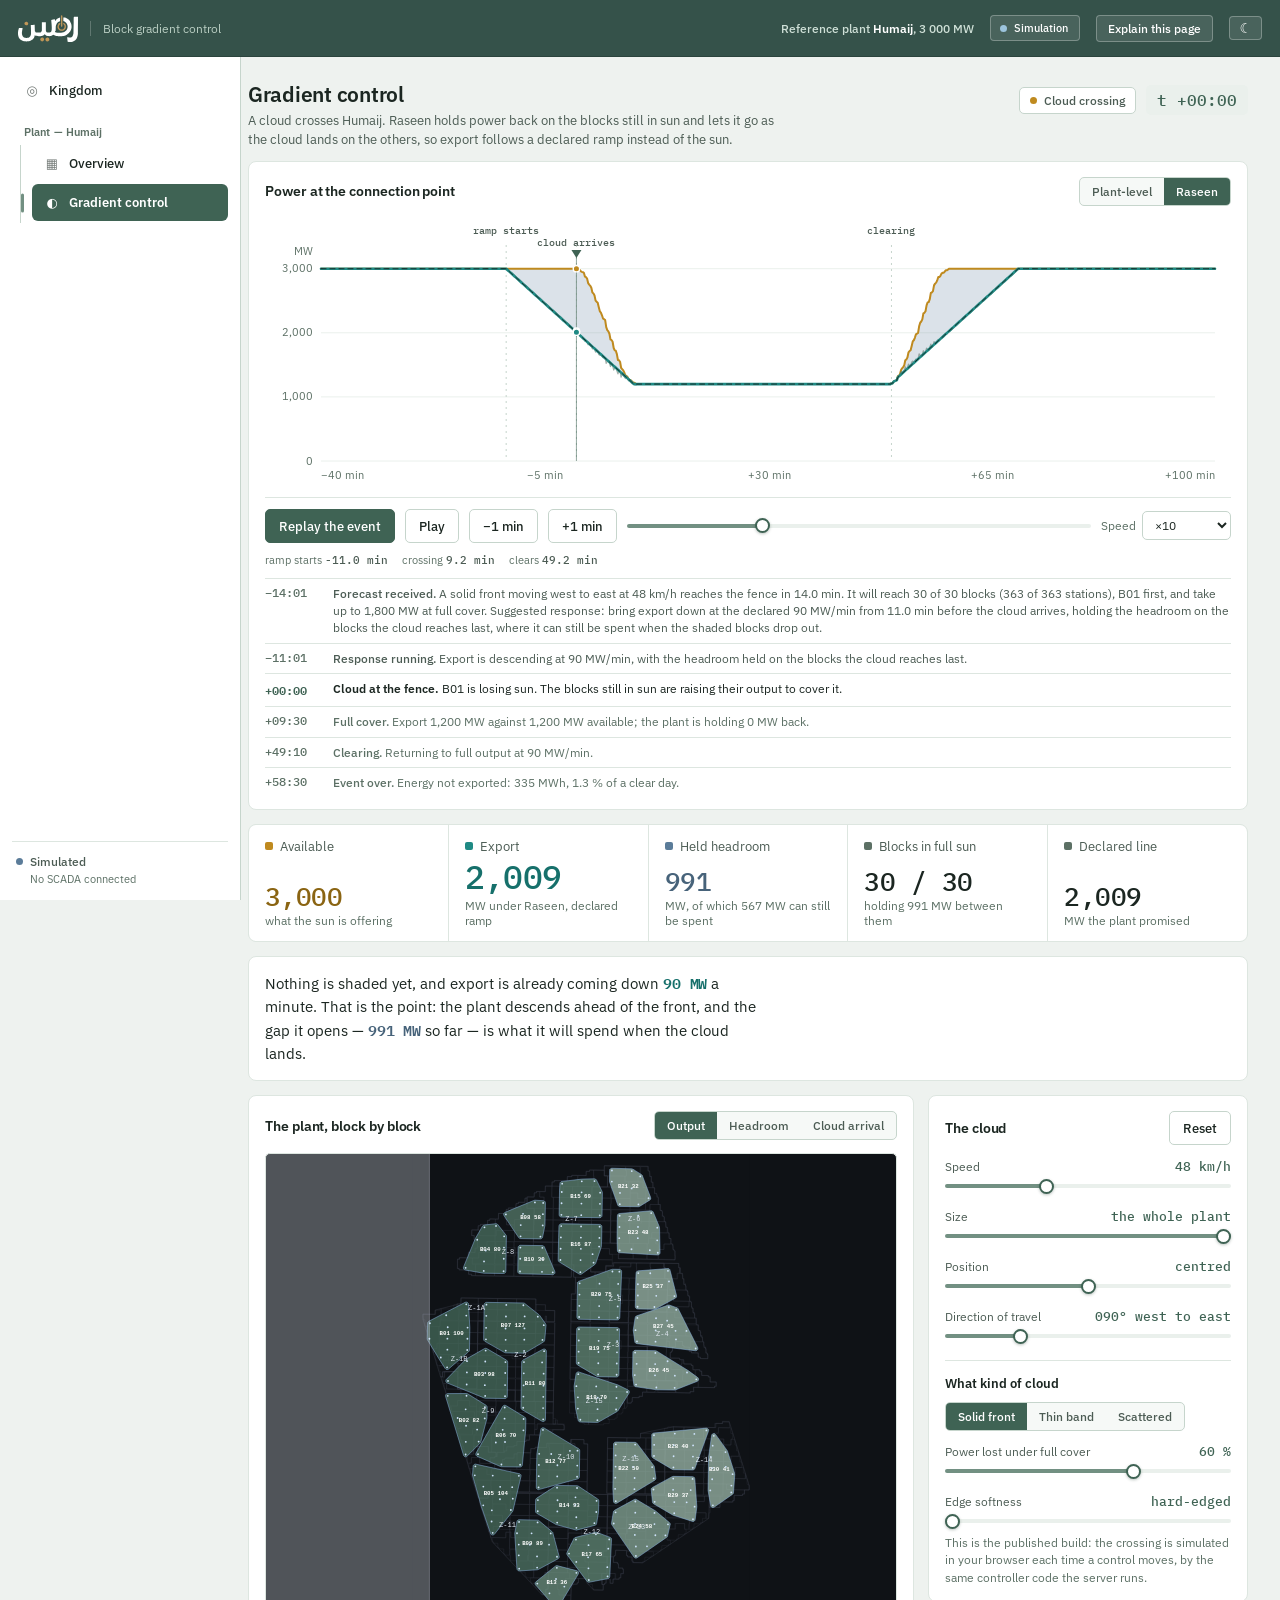
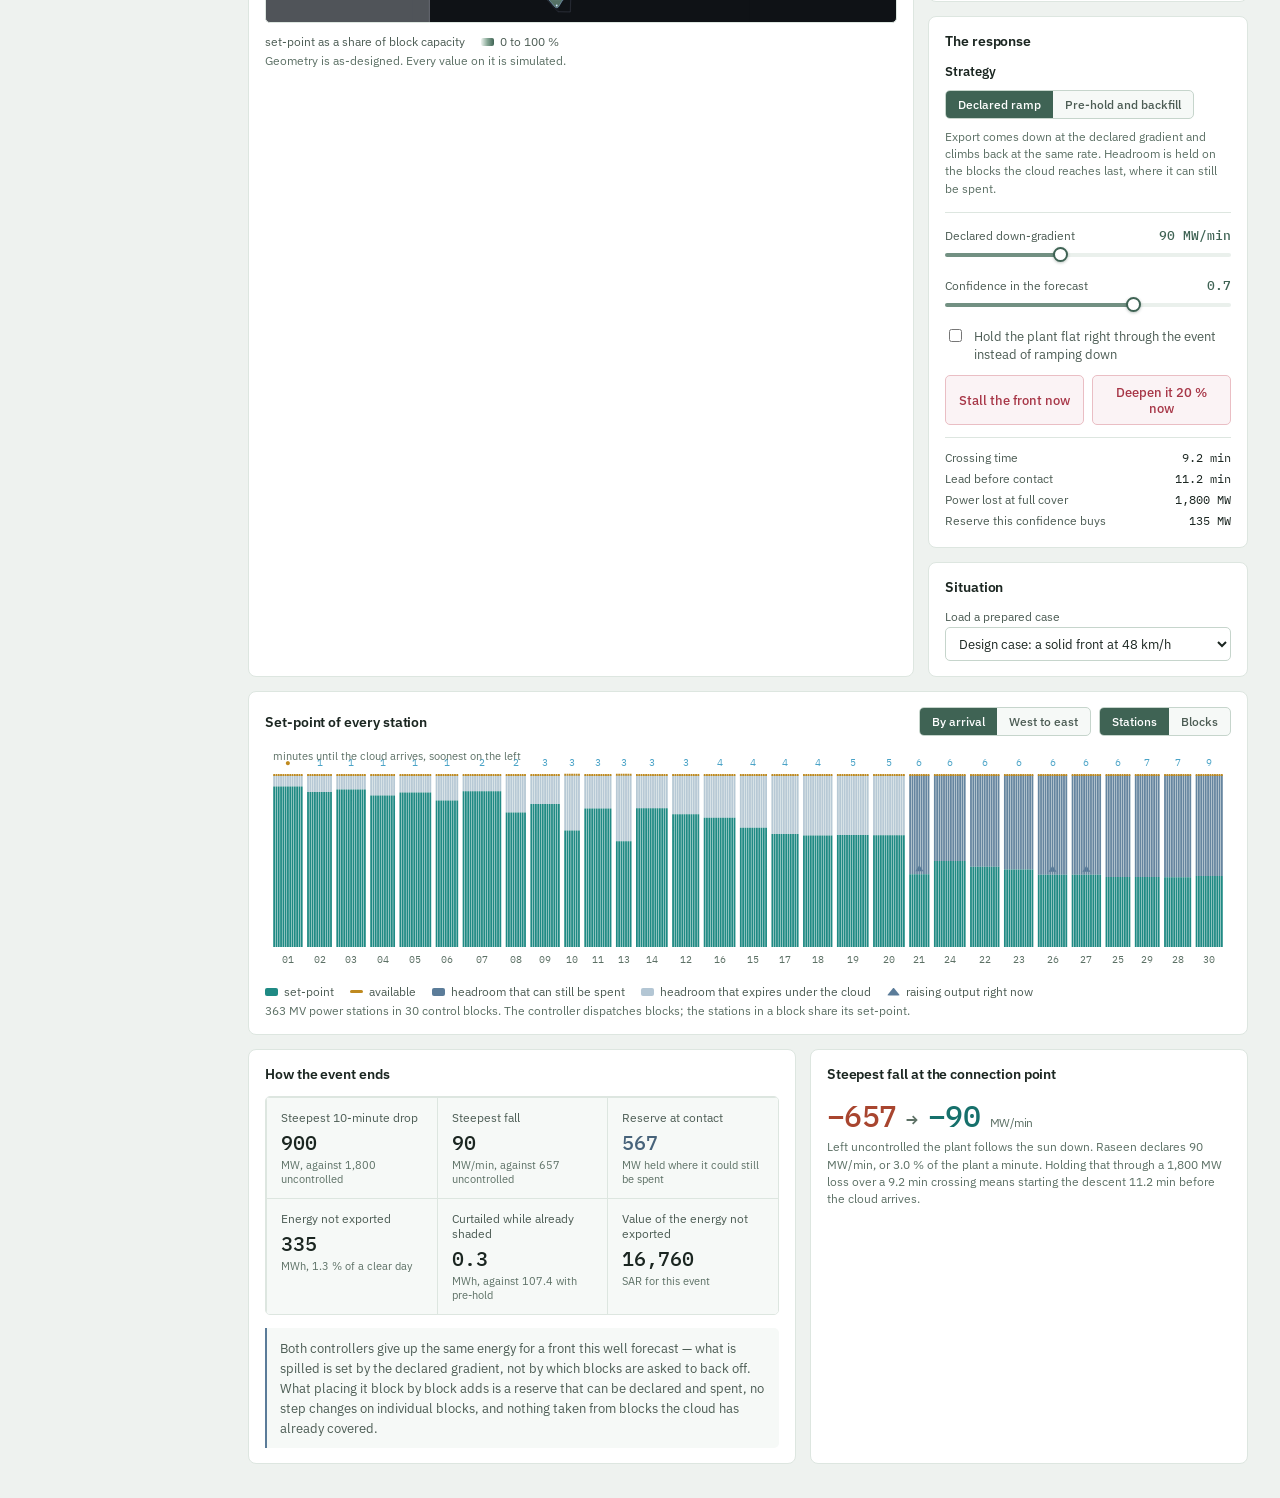
<file: docs/control.html>
<!doctype html>
<html lang="en">
<head>
<meta charset="utf-8">
<meta name="viewport" content="width=device-width, initial-scale=1">
<title>Raseen · Gradient control</title>
<link rel="preconnect" href="https://fonts.googleapis.com">
<link rel="preconnect" href="https://fonts.gstatic.com" crossorigin>
<link rel="stylesheet" href="https://fonts.googleapis.com/css2?family=IBM+Plex+Mono:wght@400;500;600&family=IBM+Plex+Sans+Arabic:wght@400;600&family=IBM+Plex+Sans:wght@400;500;600;700&display=swap">
<script src="rs/splash.js"></script>
<link rel="stylesheet" href="rs/shell.css">
<link rel="stylesheet" href="rs/tour.css">
<link rel="stylesheet" href="rs/vendor/maplibre-gl.css">
<link rel="stylesheet" href="rs/control.css">
<script src="rs/vendor/maplibre-gl.js"></script>
<script>window.RASEEN = { data: "data", static: true };</script>
</head>
<body class="rs-page">
<header class="rs-topbar">
  <div>
    <h1>Gradient control</h1>
    <p class="rs-sub">A cloud crosses Humaij. Raseen holds power back on the blocks still in
      sun and lets it go as the cloud lands on the others, so export follows a declared ramp
      instead of the sun.</p>
  </div>
  <div class="rs-right">
    <span class="rs-phase" id="rs-phase">—</span>
    <span class="rs-clock" id="rs-clock">t —</span>
  </div>
</header>
<div id="rs-banner" class="rs-banner" hidden></div>
<main id="rs-root" class="rs-body"><p class="rs-loading">Preparing the plant…</p></main>
<div id="rs-tooltip" class="rs-tooltip"></div>
<script src="rs/sidebar.js"></script>
<script src="rs/tour.js"></script>
<script type="module" src="rs/control.js"></script>
</body>
</html>
</file>
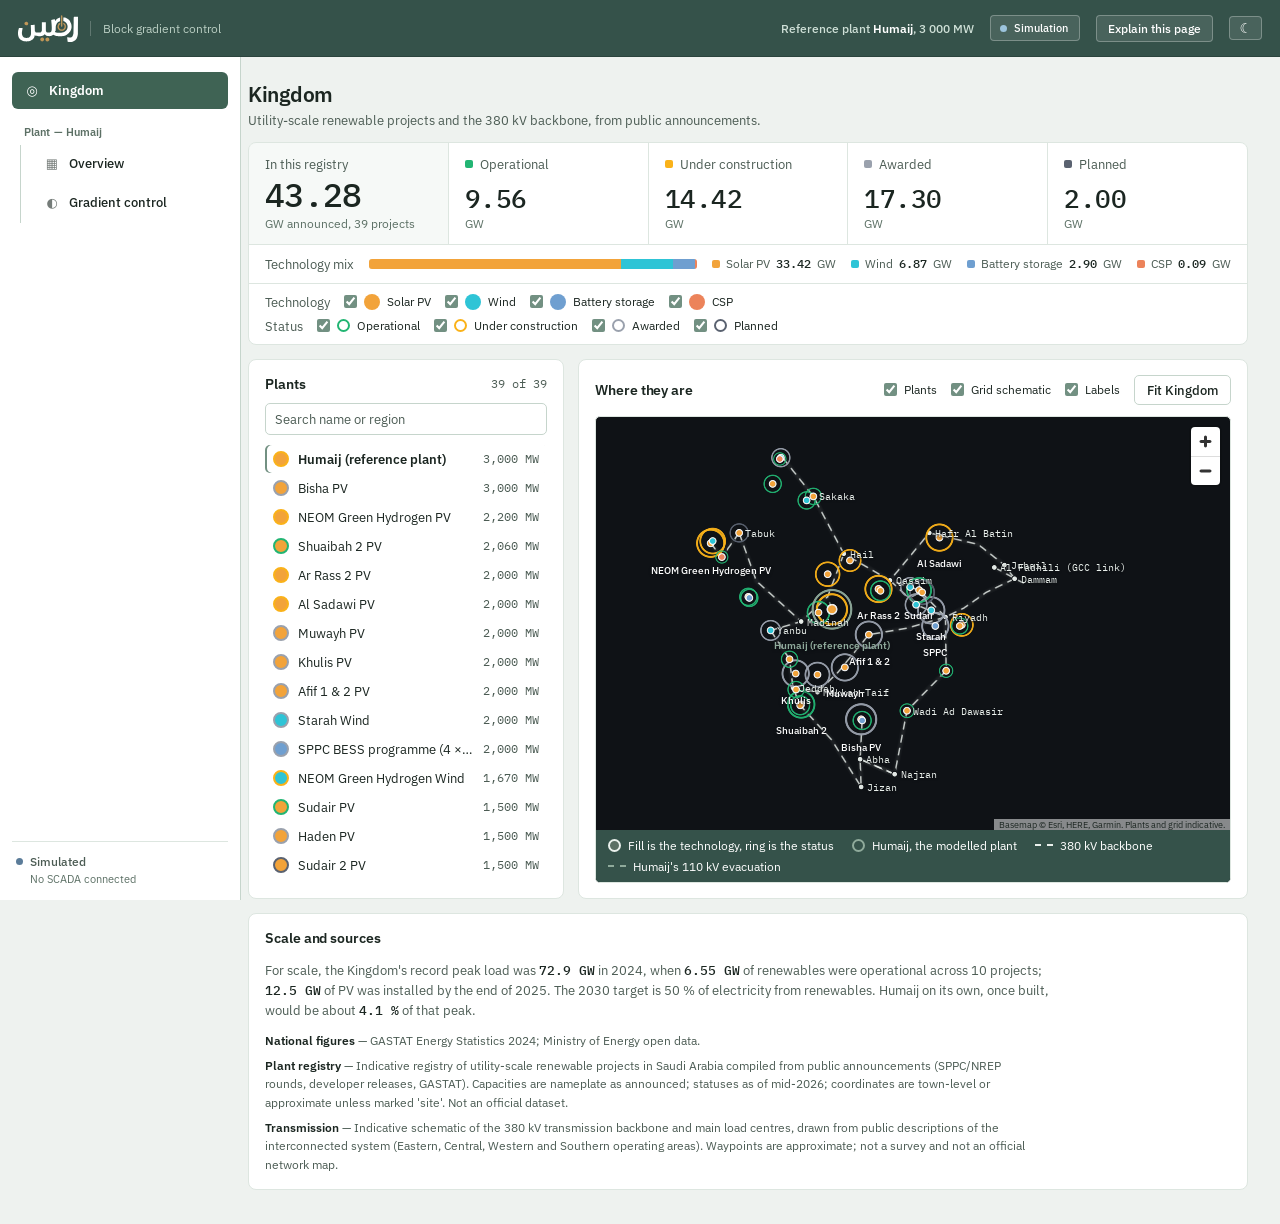
<file: docs/kingdom.html>
<!doctype html>
<html lang="en">
<head>
<meta charset="utf-8">
<meta name="viewport" content="width=device-width, initial-scale=1">
<title>Raseen · Kingdom</title>
<link rel="preconnect" href="https://fonts.googleapis.com">
<link rel="preconnect" href="https://fonts.gstatic.com" crossorigin>
<link rel="stylesheet" href="https://fonts.googleapis.com/css2?family=IBM+Plex+Mono:wght@400;500;600&family=IBM+Plex+Sans+Arabic:wght@400;600&family=IBM+Plex+Sans:wght@400;500;600;700&family=IBM+Plex+Sans+Condensed:wght@600;700&display=swap">
<script src="rs/splash.js"></script>
<link rel="stylesheet" href="rs/shell.css">
<link rel="stylesheet" href="rs/tour.css">
<link rel="stylesheet" href="rs/vendor/maplibre-gl.css">
<link rel="stylesheet" href="rs/kingdom.css">
<script src="rs/vendor/maplibre-gl.js"></script>
<script>window.RASEEN = { data: "data", static: true };</script>
</head>
<body class="rs-page">
<header class="rs-topbar">
  <div>
    <h1>Kingdom</h1>
    <p class="rs-sub">Utility-scale renewable projects and the 380 kV backbone, from public announcements.</p>
  </div>
</header>
<div id="rs-banner" class="rs-banner" hidden></div>
<main id="rs-root" class="rs-body"><p class="rs-loading">Loading the fleet…</p></main>
<div id="rs-tooltip" class="rs-tooltip"></div>
<script src="rs/sidebar.js"></script>
<script src="rs/tour.js"></script>
<script type="module" src="rs/kingdom.js"></script>
</body>
</html>
</file>
<file: docs/rs/shell.css>
/* Raseen shell — the chrome every page shares, and the token system every page reads.

   The room this is designed for is a grid control desk, so the page is built like an
   instrument rather than a document: sage is structure (rail, header, active state) and
   never carries a measurement; the data plane is a small fixed set of colours where each
   one means exactly one physical quantity, off-hue from the sage so a reading never gets
   confused with a border.

   Brand colour #729082 — a desaturated sea green (hsl 152 12% 51%), the sage of the
   wordmark. Its gold (#c09557) is the logo's own second colour and is the same gold the
   charts use for available power, so the palette and the mark share a source.

   Type is IBM Plex throughout: Sans for language, Mono for every number (tabular figures
   are the point), Sans Arabic for رَصين. One family, three cuts. */

:root {
  --rs-sidebar-w: 216px;
  --rs-banner-h: 56px;

  /* ── sage: structure only ─────────────────────────────────────────────── */
  --pb-green: #729082;           /* the brand colour */
  --pb-green-2: #8faa9b;
  --pb-deep: #3f6354;            /* KPI numbers, chart fills — 6.7:1 on white */
  --pb-header: #35524a;          /* the top bar: one flat, quiet field */
  --pb-header-2: #2b443d;
  --pb-rail: #ffffff;
  --pb-canvas: #eef2ef;          /* the desk the instruments sit on */
  --pb-card: #ffffff;
  --pb-border: #dde6e0;
  --pb-border-2: #c6d5cc;
  /* Sage set in type (the clock, a slider's value, the chart cursor). On the light desk it is
     --pb-deep itself; on the dark desk --pb-deep stays the active-state fill and this goes
     light, because #3f6354 as text on a dark card reads at 2:1. */
  --pb-deep-text: #3f6354;

  --rs-text: #1b2621;
  --rs-text-2: #4c5c54;
  /* Every one of these carries real information — units, notes, axis labels — so the floor
     is 4.5:1, and it has to hold on the darkest surface a label ever sits on (--rs-surface-3
     #eaf0ec, where this measures 4.59:1). Do not lighten it. */
  --rs-muted: #5c7065;

  /* aliases the components read */
  --rs-bg: var(--pb-canvas);
  --rs-surface: var(--pb-card);
  --rs-surface-2: #f6f9f7;
  --rs-surface-3: #eaf0ec;
  --rs-border: var(--pb-border);
  --rs-border-strong: var(--pb-border-2);
  --rs-accent: var(--pb-green);
  --rs-accent-2: var(--pb-deep);
  --rs-accent-soft: var(--pb-green-2);
  --rs-ink: #ffffff;

  /* ── the data plane: one colour, one quantity ─────────────────────────── */
  /* Sunshine — the power the plant could make. The logo's own gold. */
  --rs-amber: #bf8a1f;
  /* Export at the connection point under Raseen. Teal, saturated clear of the sage. */
  --rs-teal: #1f8a84;
  /* Held headroom. Named "violet" from an older palette; it is slate blue, kept off-hue
     from everything else so reserve reads as its own quantity and not as chrome. */
  --rs-violet: #5b7c99;
  --rs-violet-dim: #b3c6d4;
  --rs-cyan: #4aa3c7;
  --rs-rust: #c0553f;            /* uncontrolled: what the sun does unaided */
  --rs-sim: #5b7c99;
  --rs-good: #3a9d6b;
  --rs-warn: #c47f17;
  --rs-bad: #c23f52;

  /* Reading pairs. The data-plane colours above are tuned to read as marks: a 2px line, an
     8px key, a filled area. The same hue has to go darker to carry 4.5:1 as a number or a
     label on white, so every colour that also gets set in type has a second value. Never
     swap the two — the mark colour fails contrast as text, and the text colour reads muddy
     as a 2px line. Measured on white, on --pb-canvas and on --rs-surface-3. */
  --rs-amber-text: #8a6412;
  --rs-teal-text: #16706b;
  --rs-violet-text: #47637a;
  --rs-rust-text: #a8452f;
  --rs-good-text: #217a4d;
  --rs-bad-text: #8c2b3b;

  /* Two levels of elevation, not one shadow on everything: instruments sit flat on the
     desk (0), only things that float above it (tooltips, the splash) cast a shadow. */
  --rs-shadow: none;
  --rs-shadow-lg: 0 16px 40px rgba(24, 45, 36, 0.20);
  --rs-radius: 8px;
  --rs-radius-sm: 5px;

  --rs-mono: "IBM Plex Mono", ui-monospace, "Cascadia Mono", Menlo, Consolas, monospace;
  --rs-sans: "IBM Plex Sans", "Segoe UI", ui-sans-serif, system-ui, Roboto, sans-serif;
  --rs-arabic: "IBM Plex Sans Arabic", var(--rs-sans);
  --rs-display: var(--rs-sans);

  /* map/chart colour tokens (read by charts.js and the maps through colour.js) */
  --surface-3: #eaf0ec;
  --accent: #1f8a84;             /* the Raseen line / set-point fill */
  --amber: #bf8a1f;              /* available power */
  --violet: #5b7c99;             /* firm headroom (see --rs-violet above) */
  --violet-dim: #b3c6d4;
  --cyan: #4aa3c7;
  --rust: #c0553f;
  --muted: #5c7065;
  --cloud: #6f7c88;              /* the shadow itself, over the plant and over the bars */
  --map-ground: #0f1216;         /* the map's own field, under the satellite tiles */
  --amber-text: var(--rs-amber-text);
  --accent-text: var(--rs-teal-text);
  --violet-text: var(--rs-violet-text);
  --rust-text: var(--rs-rust-text);
  --ramp-0: #eef4f0;
  --ramp-1: #d3e2d9;
  --ramp-2: #aec7b9;
  --ramp-3: #86a795;
  --ramp-4: #5f8573;
  --ramp-5: #3f6354;
}

/* ── the dark desk ──────────────────────────────────────────────────────── */
/* The same instrument in a dark room. Every token above gets a second value: the surfaces
   go to a deep green-grey, the ink inverts, and the data plane is lifted a little because
   a 2px amber line that reads on white sinks into a dark card. The reading pairs turn the
   other way — lighter than their marks, not darker — for the same reason. The sage of the
   structure is unchanged; only the text set in it (--pb-deep-text) moves.

   The block is written twice, once for a stored choice and once for the system preference
   with nothing stored. CSS has no way to say it once, so the two must be kept identical. */
:root[data-theme="dark"] {
  color-scheme: dark;
  --pb-green: #729082;
  --pb-green-2: #8faa9b;
  --pb-deep: #3f6354;
  --pb-deep-text: #9fbfae;
  --pb-header: #1d2c27;
  --pb-header-2: #172420;
  --pb-rail: #161e1b;
  --pb-canvas: #121917;
  --pb-card: #1a2320;
  --pb-border: #2a3833;
  --pb-border-2: #3a4b45;

  --rs-text: #e6ede9;
  --rs-text-2: #b4c3ba;
  --rs-muted: #93a79c;
  --rs-surface-2: #1f2926;
  --rs-surface-3: #26322d;

  --rs-amber: #d9a53a;
  --rs-teal: #35b0a8;
  --rs-violet: #7f9fbd;
  --rs-violet-dim: #46596b;
  --rs-cyan: #62b8d9;
  --rs-rust: #d9735c;
  --rs-sim: #7f9fbd;
  --rs-good: #4fb583;
  --rs-warn: #d9952b;
  --rs-bad: #d9596b;
  --rs-amber-text: #e6b95a;
  --rs-teal-text: #57c9c1;
  --rs-violet-text: #a6bfd6;
  --rs-rust-text: #e79a86;
  --rs-good-text: #74cc9c;
  --rs-bad-text: #f0929f;
  --rs-shadow-lg: 0 16px 40px rgba(0, 0, 0, 0.55);

  --surface-3: #26322d;
  --accent: #35b0a8;
  --amber: #d9a53a;
  --violet: #7f9fbd;
  --violet-dim: #46596b;
  --cyan: #62b8d9;
  --rust: #d9735c;
  --muted: #93a79c;
  --cloud: #9aa6b2;
  --map-ground: #0f1216;
  --ramp-0: #1f2b26;
  --ramp-1: #2c3f36;
  --ramp-2: #3f5a4d;
  --ramp-3: #5a7a69;
  --ramp-4: #7c9d8b;
  --ramp-5: #9fbfae;
}
@media (prefers-color-scheme: dark) {
  :root:not([data-theme="light"]) {
    color-scheme: dark;
    --pb-green: #729082;
    --pb-green-2: #8faa9b;
    --pb-deep: #3f6354;
    --pb-deep-text: #9fbfae;
    --pb-header: #1d2c27;
    --pb-header-2: #172420;
    --pb-rail: #161e1b;
    --pb-canvas: #121917;
    --pb-card: #1a2320;
    --pb-border: #2a3833;
    --pb-border-2: #3a4b45;

    --rs-text: #e6ede9;
    --rs-text-2: #b4c3ba;
    --rs-muted: #93a79c;
    --rs-surface-2: #1f2926;
    --rs-surface-3: #26322d;

    --rs-amber: #d9a53a;
    --rs-teal: #35b0a8;
    --rs-violet: #7f9fbd;
    --rs-violet-dim: #46596b;
    --rs-cyan: #62b8d9;
    --rs-rust: #d9735c;
    --rs-sim: #7f9fbd;
    --rs-good: #4fb583;
    --rs-warn: #d9952b;
    --rs-bad: #d9596b;
    --rs-amber-text: #e6b95a;
    --rs-teal-text: #57c9c1;
    --rs-violet-text: #a6bfd6;
    --rs-rust-text: #e79a86;
    --rs-good-text: #74cc9c;
    --rs-bad-text: #f0929f;
    --rs-shadow-lg: 0 16px 40px rgba(0, 0, 0, 0.55);

    --surface-3: #26322d;
    --accent: #35b0a8;
    --amber: #d9a53a;
    --violet: #7f9fbd;
    --violet-dim: #46596b;
    --cyan: #62b8d9;
    --rust: #d9735c;
    --muted: #93a79c;
    --cloud: #9aa6b2;
    --map-ground: #0f1216;
    --ramp-0: #1f2b26;
    --ramp-1: #2c3f36;
    --ramp-2: #3f5a4d;
    --ramp-3: #5a7a69;
    --ramp-4: #7c9d8b;
    --ramp-5: #9fbfae;
  }
}

/* Anything given a display value in this stylesheet beats the browser's own
   [hidden] { display: none } — author origin wins — so hiding an element from script would
   silently do nothing. State it once, here, rather than remembering it per component. */
[hidden] { display: none !important; }

.rs-has-sidebar body { padding-left: var(--rs-sidebar-w); padding-top: var(--rs-banner-h); }
@media (max-width: 900px) { :root { --rs-sidebar-w: 60px; } }

/* ── opening ────────────────────────────────────────────────────────────── */
/* One orchestrated moment on every load: the mark eases in, holds, and clears out of the
   way over about two and a half seconds. Injected by splash.js from the document head so it
   is on screen before the page paints — it is a title card, not a loading spinner. */
#rs-splash {
  position: fixed; inset: 0; z-index: 9999;
  display: grid; place-items: center;
  background: var(--pb-canvas, #eef2ef);
  opacity: 1;
}
#rs-splash img { width: min(300px, 52vw); opacity: 0; transform: scale(0.965); }
#rs-splash.in img { opacity: 1; transform: none; transition: opacity 600ms ease-out, transform 900ms cubic-bezier(.2,.7,.3,1); }
#rs-splash.out { opacity: 0; transition: opacity 800ms ease-in; }
#rs-splash.out img { transform: scale(1.03); transition: transform 800ms ease-in; }
@media (prefers-reduced-motion: reduce) {
  #rs-splash img, #rs-splash.in img, #rs-splash.out, #rs-splash.out img { transition: none; }
  #rs-splash.in img { opacity: 1; transform: none; }
}

/* ── top bar ────────────────────────────────────────────────────────────── */
/* The mark is the only brand statement; the page says what it is, one level down. */
.rs-banner-bar {
  position: fixed; inset: 0 0 auto 0; height: var(--rs-banner-h); z-index: 1100;
  background: var(--pb-header);
  display: flex; align-items: center; gap: 16px; padding: 0 18px;
  border-bottom: 1px solid var(--pb-header-2);
}
.rs-banner-bar .bb-logo { display: flex; align-items: center; gap: 12px; text-decoration: none; color: #fff; }
.rs-banner-bar .bb-logo img { height: 27px; width: auto; display: block; }
.rs-banner-bar .bb-logo span { font: 400 11.5px var(--rs-sans); color: #b9cdc2; border-left: 1px solid rgba(255,255,255,0.22); padding-left: 12px; }
.rs-banner-bar .bb-spacer { flex: 1; }
.rs-banner-bar .bb-plant { font: 500 12px var(--rs-sans); color: #cfe0d7; }
.rs-banner-bar .bb-plant b { font-weight: 600; color: #fff; }
.rs-banner-bar .bb-chip {
  display: inline-flex; align-items: center; gap: 7px; padding: 5px 11px 5px 9px;
  border-radius: 4px; font: 500 11px var(--rs-sans); color: #fff;
  background: rgba(255,255,255,0.10); border: 1px solid rgba(255,255,255,0.28);
}
/* Steady, not pulsing: the page is a simulation replay, not a live feed, and a blinking dot
   claims a liveness it does not have. The one thing that moves on its own is the title card. */
.rs-banner-bar .bb-chip i { width: 7px; height: 7px; border-radius: 50%; background: #9cc4dd; }
.rs-banner-bar .bb-btn {
  font: 500 11.5px var(--rs-sans); color: #fff; cursor: pointer;
  padding: 5px 11px; border-radius: 4px;
  background: rgba(255,255,255,0.10); border: 1px solid rgba(255,255,255,0.28);
}
.rs-banner-bar .bb-btn:hover { background: rgba(255,255,255,0.18); }
.rs-banner-bar .bb-icon { font-size: 14px; line-height: 1; padding: 4px 9px; min-width: 32px; }
@media (max-width: 760px) { .rs-banner-bar .bb-logo span, .rs-banner-bar .bb-plant { display: none; } }

/* ── left rail ──────────────────────────────────────────────────────────── */
/* Two places to be — the Kingdom, and the plant — and the plant holds two views. The
   nesting is the navigation: there is no second copy of these controls inside the page. */
.rs-sidebar {
  position: fixed; inset: var(--rs-banner-h) auto 0 0; width: var(--rs-sidebar-w);
  background: var(--pb-rail); border-right: 1px solid var(--pb-border-2);
  display: flex; flex-direction: column; padding: 16px 12px 14px; z-index: 1000;
  font-family: var(--rs-sans);
}
.rs-brand { display: none; }
.rs-nav {
  display: flex; align-items: center; gap: 10px;
  padding: 9px 12px; border-radius: 6px; text-decoration: none;
  color: var(--rs-text); font: 500 13px var(--rs-sans);
  border: 1px solid transparent; margin-bottom: 2px;
}
.rs-nav:hover { background: var(--rs-surface-3); }
.rs-nav.is-active { background: var(--pb-deep); color: #fff; font-weight: 600; }
.rs-nav.is-active .rs-nav-icon { opacity: 1; }
.rs-nav-icon { font-size: 13px; opacity: 0.6; width: 14px; text-align: center; }

/* The plant's two views, hung off a rule so the hierarchy is drawn, not implied. The
   heading names the plant and is a label, not a fourth button — there is exactly one
   control per destination. */
.rs-nav-group { margin: 14px 0 6px; padding: 0 12px; font: 600 10.5px var(--rs-sans); color: var(--rs-muted); letter-spacing: 0.01em; }
.rs-subnav { margin-left: 8px; padding-left: 11px; border-left: 1px solid var(--pb-border-2); }
.rs-subnav .rs-nav { position: relative; }
.rs-subnav .rs-nav.is-active::before {
  content: ""; position: absolute; left: -12px; top: 50%; transform: translateY(-50%);
  width: 3px; height: 19px; border-radius: 2px; background: var(--pb-green);
}

.rs-sidebar-foot { margin-top: auto; display: flex; flex-direction: column; gap: 3px; padding: 12px 4px 0; border-top: 1px solid var(--pb-border); }
.rs-chip { display: inline-flex; align-items: center; gap: 7px; font: 500 11.5px var(--rs-sans); color: var(--rs-text-2); }
.rs-chip-dot { width: 7px; height: 7px; border-radius: 50%; background: var(--rs-sim); flex: none; }
.rs-ver { font: 400 10.5px var(--rs-sans); color: var(--rs-muted); padding-left: 14px; }
@media (max-width: 900px) {
  .rs-nav-label { display: none; }
  .rs-ver, .rs-sidebar-foot, .rs-nav-group { display: none; }
  .rs-nav { justify-content: center; padding: 10px 0; }
  .rs-nav-icon { width: auto; font-size: 15px; }
  .rs-subnav { margin: 6px 0 0; padding: 6px 0 0; border-left: 0; border-top: 1px solid var(--pb-border); }
  .rs-subnav .rs-nav.is-active::before { display: none; }
}

/* ── page chrome ────────────────────────────────────────────────────────── */
.rs-page { min-height: 100vh; background: var(--pb-canvas); color: var(--rs-text); font-family: var(--rs-sans); font-size: 13px; }
.rs-topbar {
  display: flex; align-items: flex-start; gap: 14px; padding: 18px 24px 12px;
  background: var(--pb-canvas);
}
/* Every page groups its title and subtitle in one element, so the head aligns to the top of
   that block. Aligned to centre instead, a subtitle long enough to wrap starts *above* its
   own title — which is what the Plant page did at full desktop width. */
.rs-topbar > div { min-width: 0; }
.rs-topbar h1 { margin: 0; font: 600 21px/1.15 var(--rs-display); color: var(--rs-text); letter-spacing: -0.012em; }
.rs-topbar .rs-sub { margin: 5px 0 0; font-size: 12.5px; color: var(--rs-text-2); max-width: 68ch; line-height: 1.5; }
.rs-topbar .rs-right { margin-left: auto; display: flex; align-items: center; gap: 10px; align-self: flex-start; padding-top: 3px; white-space: nowrap; }
@media (max-width: 760px) {
  .rs-topbar { flex-direction: column; align-items: flex-start; gap: 10px; }
  .rs-topbar .rs-right { margin-left: 0; padding-top: 0; }
}
.rs-body { padding: 0 24px 26px; }
.rs-loading { color: var(--rs-muted); font: 13px var(--rs-sans); padding: 60px 0; }
.rs-banner { margin: 0 24px 12px; padding: 11px 15px; background: color-mix(in srgb, var(--rs-bad) 9%, var(--pb-card)); border: 1px solid color-mix(in srgb, var(--rs-bad) 35%, var(--pb-border)); border-left: 3px solid var(--rs-bad); border-radius: var(--rs-radius-sm); color: var(--rs-bad-text); font-size: 12.5px; }
.rs-banner.is-note { background: var(--rs-surface-2); border-color: var(--pb-border-2); border-left-color: var(--rs-sim); color: var(--rs-text-2); }

/* An instrument face: flat on the desk, hairline edge, no shadow. */
.rs-panel { background: var(--pb-card); border: 1px solid var(--pb-border); border-radius: var(--rs-radius); padding: 15px 16px; min-width: 0; }
.rs-panel-head { display: flex; align-items: center; justify-content: space-between; gap: 12px; margin-bottom: 13px; flex-wrap: wrap; }
.rs-panel-head h2 { margin: 0; font: 600 13.5px var(--rs-sans); color: var(--rs-text); letter-spacing: -0.005em; }
.rs-note { margin: 3px 0 0; font-size: 11.5px; color: var(--rs-muted); font-weight: 400; line-height: 1.5; }

/* ── readout strip ──────────────────────────────────────────────────────── */
/* The replacement for a row of KPI cards: one instrument bar, cells divided by hairlines and
   nothing floating. The hairlines are 1px grid gaps letting the panel's own background
   through, so a cell can wrap onto a new row at any width with no first/last-child border
   bookkeeping. The small square in front of each label is the colour that quantity has in
   the chart or on the map beside it, which is why neither needs a legend of its own.

   A cell is a column with its value pushed to the bottom: a label that wraps to two lines
   must not drop its number half a line below the one next to it. Digits out of line are
   exactly what an instrument bar exists to prevent. */
.rs-readout { display: grid; grid-template-columns: repeat(var(--rs-cells, 5), minmax(0, 1fr)); gap: 1px; background: var(--pb-border); padding: 0; overflow: hidden; }
.rs-cell { display: flex; flex-direction: column; background: var(--pb-card); padding: 13px 16px; min-width: 0; }
.rs-cell .k { display: flex; align-items: center; gap: 7px; font: 400 12.5px var(--rs-sans); color: var(--rs-text-2); }
.rs-cell .k i { width: 8px; height: 8px; border-radius: 2px; background: var(--rs-muted); flex: none; }
.rs-cell .v { display: block; margin-top: auto; padding-top: 6px; font: 500 26px/1.05 var(--rs-mono); font-variant-numeric: tabular-nums; letter-spacing: -0.02em; color: var(--rs-text); }
.rs-cell .u { display: block; margin-top: 3px; font: 400 11.5px var(--rs-sans); color: var(--rs-muted); }
.rs-cell.lead .v { font-size: 33px; }
/* The quantity keys, one class per thing the dashboard measures. */
.rs-cell.amber .k i { background: var(--rs-amber); } .rs-cell.amber .v { color: var(--rs-amber-text); }
.rs-cell.accent .k i { background: var(--rs-teal); } .rs-cell.accent .v { color: var(--rs-teal-text); }
.rs-cell.reserve .k i { background: var(--rs-violet); } .rs-cell.reserve .v { color: var(--rs-violet-text); }
.rs-cell.rust .k i { background: var(--rs-rust); } .rs-cell.rust .v { color: var(--rs-rust-text); }
/* Five cells into three columns or two leaves a hole in the last row, and a hole in a
   hairline grid reads as a broken cell — so the headline cell takes two columns and the four
   parts fill the rest exactly. */
@media (max-width: 1100px) { .rs-readout { --rs-cells: 3; } .rs-cell.lead { grid-column: span 2; } }
/* One column below that, rather than two: with five cells and a headline cell two columns
   wide, a two-column grid leaves a hole wherever the headline is not the first cell — and a
   hole in a hairline grid reads as a broken instrument. A phone wants one column anyway. */
@media (max-width: 660px) {
  .rs-readout { --rs-cells: 1; }
  .rs-cell.lead { grid-column: auto; }
  .rs-cell { flex-direction: row; align-items: baseline; justify-content: space-between; gap: 12px; flex-wrap: wrap; }
  .rs-cell .k { flex: 1 1 auto; }
  .rs-cell .v { margin-top: 0; padding-top: 0; font-size: 22px; }
  .rs-cell.lead .v { font-size: 26px; }
  .rs-cell .u { flex: 1 0 100%; margin-top: 2px; }
}

/* ── shared controls ────────────────────────────────────────────────────── */
/* A slider is the right control for a quantity that is continuous, so the track shows how
   far along its range the value sits. --rs-fill is set from JS on input. */
.rs-range {
  -webkit-appearance: none; appearance: none; width: 100%; height: 18px;
  background: transparent; cursor: pointer; margin: 0;
}
.rs-range::-webkit-slider-runnable-track {
  height: 4px; border-radius: 2px;
  background: linear-gradient(90deg, var(--pb-green) var(--rs-fill, 50%), var(--rs-surface-3) var(--rs-fill, 50%));
}
.rs-range::-moz-range-track { height: 4px; border-radius: 2px; background: var(--rs-surface-3); }
.rs-range::-moz-range-progress { height: 4px; border-radius: 2px; background: var(--pb-green); }
.rs-range::-webkit-slider-thumb {
  -webkit-appearance: none; appearance: none; width: 15px; height: 15px; margin-top: -5.5px;
  border-radius: 50%; background: var(--pb-card); border: 2px solid var(--pb-deep-text);
  box-shadow: 0 1px 3px rgba(30, 55, 44, 0.3);
}
.rs-range::-moz-range-thumb { width: 15px; height: 15px; border-radius: 50%; background: var(--pb-card); border: 2px solid var(--pb-deep-text); box-shadow: 0 1px 3px rgba(30, 55, 44, 0.3); }
.rs-range:focus-visible { outline: none; }
.rs-range:focus-visible::-webkit-slider-thumb { box-shadow: 0 0 0 3px rgba(114, 144, 130, 0.45); }
.rs-range:focus-visible::-moz-range-thumb { box-shadow: 0 0 0 3px rgba(114, 144, 130, 0.45); }

:where(a, button, input, select, [tabindex]):focus-visible { outline: 2px solid var(--pb-deep); outline-offset: 2px; }
</file>
<file: docs/rs/tour.css>
/* Guided tour — the walk-through behind "Explain this page" in the top bar.

   Two things on screen: a spotlight and a card. The spotlight is one fixed box whose
   box-shadow is large enough to dim the whole viewport, so the hole and the dimming are the
   same element and move together; its top, left, width and height are transitioned, which
   is what makes it slide from one target to the next. That slide is the only motion this
   feature adds, and it happens only in answer to a click, as the house rules require.

   The card is the second thing on the site allowed to float above the desk (the tooltip is
   the first), so it alone carries --rs-shadow-lg. Everything else is the flat instrument
   face: hairline border, --rs-radius, no shadow. Every colour is a shell.css token, so the
   dark theme needs nothing here. The one literal is the dim itself: a veil laid over a page
   is not a colour the page has, and it must read the same on either theme.

   The buttons copy .rs-btn from control.css rather than importing it — the Kingdom page does
   not load that stylesheet, and a tour that looked different per page would be wrong. */

.rs-tour { position: fixed; inset: 0; z-index: 5000; font-family: var(--rs-sans); }

/* ── the spotlight ──────────────────────────────────────────────────────── */
/* Starts as a point in the middle of the viewport: the first targeted step slides out from
   there, and a step with no target (the opening and closing cards) returns to it. The ring
   is the first shadow so it paints over the dim; with no target there is no ring. */
.rs-tour-spot {
  position: fixed; top: 50%; left: 50%; width: 0; height: 0;
  border-radius: var(--rs-radius);
  box-shadow: 0 0 0 2px var(--pb-green), 0 0 0 200vmax rgba(10, 18, 15, 0.62);
  pointer-events: none;
  transition:
    top 320ms cubic-bezier(.2, .7, .3, 1),
    left 320ms cubic-bezier(.2, .7, .3, 1),
    width 320ms cubic-bezier(.2, .7, .3, 1),
    height 320ms cubic-bezier(.2, .7, .3, 1);
}
.rs-tour-spot.is-void { box-shadow: 0 0 0 0 transparent, 0 0 0 200vmax rgba(10, 18, 15, 0.62); }

/* ── the card ───────────────────────────────────────────────────────────── */
/* Positioned from script beside the target, flipping sides to stay on screen, and centred
   when there is no target. It slides with the spotlight so the two arrive together. */
.rs-tour-card {
  position: fixed; top: 0; left: 0; z-index: 1;
  box-sizing: border-box; width: min(340px, calc(100vw - 32px));
  max-height: calc(100vh - 32px); overflow: auto;
  background: var(--pb-card); border: 1px solid var(--pb-border); border-radius: var(--rs-radius);
  box-shadow: var(--rs-shadow-lg);
  padding: 14px 16px 13px; color: var(--rs-text);
  transition: top 320ms cubic-bezier(.2, .7, .3, 1), left 320ms cubic-bezier(.2, .7, .3, 1);
}
.rs-tour-head { display: flex; align-items: baseline; justify-content: space-between; gap: 12px; }
.rs-tour-title { margin: 0; font: 600 13.5px/1.3 var(--rs-sans); color: var(--rs-text); letter-spacing: -0.005em; }
.rs-tour-step { flex: none; font: 500 11.5px var(--rs-mono); font-variant-numeric: tabular-nums; color: var(--rs-muted); }
.rs-tour-body { margin: 7px 0 0; font: 400 13px/1.55 var(--rs-sans); color: var(--rs-text-2); }
/* The few numbers in the copy are set in mono like every other number on the site. */
.rs-tour-body b { font: 500 12.5px var(--rs-mono); font-variant-numeric: tabular-nums; color: var(--rs-text); }

.rs-tour-foot { display: flex; align-items: center; gap: 8px; margin-top: 13px; padding-top: 11px; border-top: 1px solid var(--rs-border); }
.rs-tour-spacer { flex: 1; }

/* .rs-btn, copied from control.css; see the note at the top. */
.rs-tour-btn { font: 500 12.5px var(--rs-sans); padding: 8px 13px; border-radius: var(--rs-radius-sm); cursor: pointer; border: 1px solid var(--rs-border-strong); background: var(--pb-card); color: var(--rs-text); }
.rs-tour-btn:hover { background: var(--rs-surface-3); }
.rs-tour-btn:disabled { opacity: 0.45; cursor: default; }
.rs-tour-btn:disabled:hover { background: var(--pb-card); }
.rs-tour-btn.primary { background: var(--pb-deep); border-color: var(--pb-deep); color: var(--rs-ink); min-width: 74px; }
.rs-tour-btn.primary:hover { background: var(--pb-header-2); border-color: var(--pb-header-2); }
/* Skip is the quiet one: it is always there, and it must never look like the way forward. */
.rs-tour-btn.quiet { border-color: transparent; background: transparent; color: var(--rs-text-2); padding-left: 6px; padding-right: 6px; }
.rs-tour-btn.quiet:hover { background: var(--rs-surface-3); color: var(--rs-text); }

/* Re-measuring on scroll or resize must not slide: the target has moved with the page and
   the ring has to stay on it. Script adds the class, places, forces a reflow, removes it. */
.rs-tour.is-snap .rs-tour-spot, .rs-tour.is-snap .rs-tour-card { transition: none; }
@media (prefers-reduced-motion: reduce) {
  .rs-tour-spot, .rs-tour-card { transition: none; }
}
</file>
<file: docs/rs/vendor/maplibre-gl.css>
.maplibregl-map{font:12px/20px Helvetica Neue,Arial,Helvetica,sans-serif;overflow:hidden;position:relative;-webkit-tap-highlight-color:rgb(0 0 0/0)}.maplibregl-canvas{left:0;position:absolute;top:0}.maplibregl-map:fullscreen{height:100%;width:100%}.maplibregl-ctrl-group button.maplibregl-ctrl-compass{touch-action:none}.maplibregl-canvas-container.maplibregl-interactive,.maplibregl-ctrl-group button.maplibregl-ctrl-compass{cursor:grab;-webkit-user-select:none;-moz-user-select:none;user-select:none}.maplibregl-canvas-container.maplibregl-interactive.maplibregl-track-pointer{cursor:pointer}.maplibregl-canvas-container.maplibregl-interactive:active,.maplibregl-ctrl-group button.maplibregl-ctrl-compass:active{cursor:grabbing}.maplibregl-canvas-container.maplibregl-touch-zoom-rotate,.maplibregl-canvas-container.maplibregl-touch-zoom-rotate .maplibregl-canvas{touch-action:pan-x pan-y}.maplibregl-canvas-container.maplibregl-touch-drag-pan,.maplibregl-canvas-container.maplibregl-touch-drag-pan .maplibregl-canvas{touch-action:pinch-zoom}.maplibregl-canvas-container.maplibregl-touch-zoom-rotate.maplibregl-touch-drag-pan,.maplibregl-canvas-container.maplibregl-touch-zoom-rotate.maplibregl-touch-drag-pan .maplibregl-canvas{touch-action:none}.maplibregl-canvas-container.maplibregl-touch-drag-pan.maplibregl-cooperative-gestures,.maplibregl-canvas-container.maplibregl-touch-drag-pan.maplibregl-cooperative-gestures .maplibregl-canvas{touch-action:pan-x pan-y}.maplibregl-ctrl-bottom-left,.maplibregl-ctrl-bottom-right,.maplibregl-ctrl-top-left,.maplibregl-ctrl-top-right{pointer-events:none;position:absolute;z-index:2}.maplibregl-ctrl-top-left{left:0;top:0}.maplibregl-ctrl-top-right{right:0;top:0}.maplibregl-ctrl-bottom-left{bottom:0;left:0}.maplibregl-ctrl-bottom-right{bottom:0;right:0}.maplibregl-ctrl{clear:both;pointer-events:auto;transform:translate(0)}.maplibregl-ctrl-top-left .maplibregl-ctrl{float:left;margin:10px 0 0 10px}.maplibregl-ctrl-top-right .maplibregl-ctrl{float:right;margin:10px 10px 0 0}.maplibregl-ctrl-bottom-left .maplibregl-ctrl{float:left;margin:0 0 10px 10px}.maplibregl-ctrl-bottom-right .maplibregl-ctrl{float:right;margin:0 10px 10px 0}.maplibregl-ctrl-group{background:#fff;border-radius:4px}.maplibregl-ctrl-group:not(:empty){box-shadow:0 0 0 2px rgba(0,0,0,.1)}@media (forced-colors:active){.maplibregl-ctrl-group:not(:empty){box-shadow:0 0 0 2px ButtonText}}.maplibregl-ctrl-group button{background-color:transparent;border:0;box-sizing:border-box;cursor:pointer;display:block;height:29px;outline:none;padding:0;width:29px}.maplibregl-ctrl-group button+button{border-top:1px solid #ddd}.maplibregl-ctrl button .maplibregl-ctrl-icon{background-position:50%;background-repeat:no-repeat;display:block;height:100%;width:100%}@media (forced-colors:active){.maplibregl-ctrl-icon{background-color:transparent}.maplibregl-ctrl-group button+button{border-top:1px solid ButtonText}}.maplibregl-ctrl button::-moz-focus-inner{border:0;padding:0}.maplibregl-ctrl-attrib-button:focus,.maplibregl-ctrl-group button:focus{box-shadow:0 0 2px 2px #0096ff}.maplibregl-ctrl button:disabled{cursor:not-allowed}.maplibregl-ctrl button:disabled .maplibregl-ctrl-icon{opacity:.25}.maplibregl-ctrl button:not(:disabled):hover{background-color:rgb(0 0 0/5%)}.maplibregl-ctrl-group button:focus:focus-visible{box-shadow:0 0 2px 2px #0096ff}.maplibregl-ctrl-group button:focus:not(:focus-visible){box-shadow:none}.maplibregl-ctrl-group button:focus:first-child{border-radius:4px 4px 0 0}.maplibregl-ctrl-group button:focus:last-child{border-radius:0 0 4px 4px}.maplibregl-ctrl-group button:focus:only-child{border-radius:inherit}.maplibregl-ctrl button.maplibregl-ctrl-zoom-out .maplibregl-ctrl-icon{background-image:url("data:image/svg+xml;charset=utf-8,%3Csvg xmlns='http://www.w3.org/2000/svg' width='29' height='29' fill='%23333' viewBox='0 0 29 29'%3E%3Cpath d='M10 13c-.75 0-1.5.75-1.5 1.5S9.25 16 10 16h9c.75 0 1.5-.75 1.5-1.5S19.75 13 19 13z'/%3E%3C/svg%3E")}.maplibregl-ctrl button.maplibregl-ctrl-zoom-in .maplibregl-ctrl-icon{background-image:url("data:image/svg+xml;charset=utf-8,%3Csvg xmlns='http://www.w3.org/2000/svg' width='29' height='29' fill='%23333' viewBox='0 0 29 29'%3E%3Cpath d='M14.5 8.5c-.75 0-1.5.75-1.5 1.5v3h-3c-.75 0-1.5.75-1.5 1.5S9.25 16 10 16h3v3c0 .75.75 1.5 1.5 1.5S16 19.75 16 19v-3h3c.75 0 1.5-.75 1.5-1.5S19.75 13 19 13h-3v-3c0-.75-.75-1.5-1.5-1.5'/%3E%3C/svg%3E")}@media (forced-colors:active){.maplibregl-ctrl button.maplibregl-ctrl-zoom-out .maplibregl-ctrl-icon{background-image:url("data:image/svg+xml;charset=utf-8,%3Csvg xmlns='http://www.w3.org/2000/svg' width='29' height='29' fill='%23fff' viewBox='0 0 29 29'%3E%3Cpath d='M10 13c-.75 0-1.5.75-1.5 1.5S9.25 16 10 16h9c.75 0 1.5-.75 1.5-1.5S19.75 13 19 13z'/%3E%3C/svg%3E")}.maplibregl-ctrl button.maplibregl-ctrl-zoom-in .maplibregl-ctrl-icon{background-image:url("data:image/svg+xml;charset=utf-8,%3Csvg xmlns='http://www.w3.org/2000/svg' width='29' height='29' fill='%23fff' viewBox='0 0 29 29'%3E%3Cpath d='M14.5 8.5c-.75 0-1.5.75-1.5 1.5v3h-3c-.75 0-1.5.75-1.5 1.5S9.25 16 10 16h3v3c0 .75.75 1.5 1.5 1.5S16 19.75 16 19v-3h3c.75 0 1.5-.75 1.5-1.5S19.75 13 19 13h-3v-3c0-.75-.75-1.5-1.5-1.5'/%3E%3C/svg%3E")}}@media (forced-colors:active) and (prefers-color-scheme:light){.maplibregl-ctrl button.maplibregl-ctrl-zoom-out .maplibregl-ctrl-icon{background-image:url("data:image/svg+xml;charset=utf-8,%3Csvg xmlns='http://www.w3.org/2000/svg' width='29' height='29' viewBox='0 0 29 29'%3E%3Cpath d='M10 13c-.75 0-1.5.75-1.5 1.5S9.25 16 10 16h9c.75 0 1.5-.75 1.5-1.5S19.75 13 19 13z'/%3E%3C/svg%3E")}.maplibregl-ctrl button.maplibregl-ctrl-zoom-in .maplibregl-ctrl-icon{background-image:url("data:image/svg+xml;charset=utf-8,%3Csvg xmlns='http://www.w3.org/2000/svg' width='29' height='29' viewBox='0 0 29 29'%3E%3Cpath d='M14.5 8.5c-.75 0-1.5.75-1.5 1.5v3h-3c-.75 0-1.5.75-1.5 1.5S9.25 16 10 16h3v3c0 .75.75 1.5 1.5 1.5S16 19.75 16 19v-3h3c.75 0 1.5-.75 1.5-1.5S19.75 13 19 13h-3v-3c0-.75-.75-1.5-1.5-1.5'/%3E%3C/svg%3E")}}.maplibregl-ctrl button.maplibregl-ctrl-fullscreen .maplibregl-ctrl-icon{background-image:url("data:image/svg+xml;charset=utf-8,%3Csvg xmlns='http://www.w3.org/2000/svg' width='29' height='29' fill='%23333' viewBox='0 0 29 29'%3E%3Cpath d='M24 16v5.5c0 1.75-.75 2.5-2.5 2.5H16v-1l3-1.5-4-5.5 1-1 5.5 4 1.5-3zM6 16l1.5 3 5.5-4 1 1-4 5.5 3 1.5v1H7.5C5.75 24 5 23.25 5 21.5V16zm7-11v1l-3 1.5 4 5.5-1 1-5.5-4L6 13H5V7.5C5 5.75 5.75 5 7.5 5zm11 2.5c0-1.75-.75-2.5-2.5-2.5H16v1l3 1.5-4 5.5 1 1 5.5-4 1.5 3h1z'/%3E%3C/svg%3E")}.maplibregl-ctrl button.maplibregl-ctrl-shrink .maplibregl-ctrl-icon{background-image:url("data:image/svg+xml;charset=utf-8,%3Csvg xmlns='http://www.w3.org/2000/svg' width='29' height='29' viewBox='0 0 29 29'%3E%3Cpath d='M18.5 16c-1.75 0-2.5.75-2.5 2.5V24h1l1.5-3 5.5 4 1-1-4-5.5 3-1.5v-1zM13 18.5c0-1.75-.75-2.5-2.5-2.5H5v1l3 1.5L4 24l1 1 5.5-4 1.5 3h1zm3-8c0 1.75.75 2.5 2.5 2.5H24v-1l-3-1.5L25 5l-1-1-5.5 4L17 5h-1zM10.5 13c1.75 0 2.5-.75 2.5-2.5V5h-1l-1.5 3L5 4 4 5l4 5.5L5 12v1z'/%3E%3C/svg%3E")}@media (forced-colors:active){.maplibregl-ctrl button.maplibregl-ctrl-fullscreen .maplibregl-ctrl-icon{background-image:url("data:image/svg+xml;charset=utf-8,%3Csvg xmlns='http://www.w3.org/2000/svg' width='29' height='29' fill='%23fff' viewBox='0 0 29 29'%3E%3Cpath d='M24 16v5.5c0 1.75-.75 2.5-2.5 2.5H16v-1l3-1.5-4-5.5 1-1 5.5 4 1.5-3zM6 16l1.5 3 5.5-4 1 1-4 5.5 3 1.5v1H7.5C5.75 24 5 23.25 5 21.5V16zm7-11v1l-3 1.5 4 5.5-1 1-5.5-4L6 13H5V7.5C5 5.75 5.75 5 7.5 5zm11 2.5c0-1.75-.75-2.5-2.5-2.5H16v1l3 1.5-4 5.5 1 1 5.5-4 1.5 3h1z'/%3E%3C/svg%3E")}.maplibregl-ctrl button.maplibregl-ctrl-shrink .maplibregl-ctrl-icon{background-image:url("data:image/svg+xml;charset=utf-8,%3Csvg xmlns='http://www.w3.org/2000/svg' width='29' height='29' fill='%23fff' viewBox='0 0 29 29'%3E%3Cpath d='M18.5 16c-1.75 0-2.5.75-2.5 2.5V24h1l1.5-3 5.5 4 1-1-4-5.5 3-1.5v-1zM13 18.5c0-1.75-.75-2.5-2.5-2.5H5v1l3 1.5L4 24l1 1 5.5-4 1.5 3h1zm3-8c0 1.75.75 2.5 2.5 2.5H24v-1l-3-1.5L25 5l-1-1-5.5 4L17 5h-1zM10.5 13c1.75 0 2.5-.75 2.5-2.5V5h-1l-1.5 3L5 4 4 5l4 5.5L5 12v1z'/%3E%3C/svg%3E")}}@media (forced-colors:active) and (prefers-color-scheme:light){.maplibregl-ctrl button.maplibregl-ctrl-fullscreen .maplibregl-ctrl-icon{background-image:url("data:image/svg+xml;charset=utf-8,%3Csvg xmlns='http://www.w3.org/2000/svg' width='29' height='29' viewBox='0 0 29 29'%3E%3Cpath d='M24 16v5.5c0 1.75-.75 2.5-2.5 2.5H16v-1l3-1.5-4-5.5 1-1 5.5 4 1.5-3zM6 16l1.5 3 5.5-4 1 1-4 5.5 3 1.5v1H7.5C5.75 24 5 23.25 5 21.5V16zm7-11v1l-3 1.5 4 5.5-1 1-5.5-4L6 13H5V7.5C5 5.75 5.75 5 7.5 5zm11 2.5c0-1.75-.75-2.5-2.5-2.5H16v1l3 1.5-4 5.5 1 1 5.5-4 1.5 3h1z'/%3E%3C/svg%3E")}.maplibregl-ctrl button.maplibregl-ctrl-shrink .maplibregl-ctrl-icon{background-image:url("data:image/svg+xml;charset=utf-8,%3Csvg xmlns='http://www.w3.org/2000/svg' width='29' height='29' viewBox='0 0 29 29'%3E%3Cpath d='M18.5 16c-1.75 0-2.5.75-2.5 2.5V24h1l1.5-3 5.5 4 1-1-4-5.5 3-1.5v-1zM13 18.5c0-1.75-.75-2.5-2.5-2.5H5v1l3 1.5L4 24l1 1 5.5-4 1.5 3h1zm3-8c0 1.75.75 2.5 2.5 2.5H24v-1l-3-1.5L25 5l-1-1-5.5 4L17 5h-1zM10.5 13c1.75 0 2.5-.75 2.5-2.5V5h-1l-1.5 3L5 4 4 5l4 5.5L5 12v1z'/%3E%3C/svg%3E")}}.maplibregl-ctrl button.maplibregl-ctrl-compass .maplibregl-ctrl-icon{background-image:url("data:image/svg+xml;charset=utf-8,%3Csvg xmlns='http://www.w3.org/2000/svg' width='29' height='29' fill='%23333' viewBox='0 0 29 29'%3E%3Cpath d='m10.5 14 4-8 4 8z'/%3E%3Cpath fill='%23ccc' d='m10.5 16 4 8 4-8z'/%3E%3C/svg%3E")}@media (forced-colors:active){.maplibregl-ctrl button.maplibregl-ctrl-compass .maplibregl-ctrl-icon{background-image:url("data:image/svg+xml;charset=utf-8,%3Csvg xmlns='http://www.w3.org/2000/svg' width='29' height='29' fill='%23fff' viewBox='0 0 29 29'%3E%3Cpath d='m10.5 14 4-8 4 8z'/%3E%3Cpath fill='%23ccc' d='m10.5 16 4 8 4-8z'/%3E%3C/svg%3E")}}@media (forced-colors:active) and (prefers-color-scheme:light){.maplibregl-ctrl button.maplibregl-ctrl-compass .maplibregl-ctrl-icon{background-image:url("data:image/svg+xml;charset=utf-8,%3Csvg xmlns='http://www.w3.org/2000/svg' width='29' height='29' viewBox='0 0 29 29'%3E%3Cpath d='m10.5 14 4-8 4 8z'/%3E%3Cpath fill='%23ccc' d='m10.5 16 4 8 4-8z'/%3E%3C/svg%3E")}}.maplibregl-ctrl button.maplibregl-ctrl-terrain .maplibregl-ctrl-icon{background-image:url("data:image/svg+xml;charset=utf-8,%3Csvg xmlns='http://www.w3.org/2000/svg' width='22' height='22' fill='%23333' viewBox='0 0 22 22'%3E%3Cpath d='m1.754 13.406 4.453-4.851 3.09 3.09 3.281 3.277.969-.969-3.309-3.312 3.844-4.121 6.148 6.886h1.082v-.855l-7.207-8.07-4.84 5.187L6.169 6.57l-5.48 5.965v.871ZM.688 16.844h20.625v1.375H.688Zm0 0'/%3E%3C/svg%3E")}.maplibregl-ctrl button.maplibregl-ctrl-terrain-enabled .maplibregl-ctrl-icon{background-image:url("data:image/svg+xml;charset=utf-8,%3Csvg xmlns='http://www.w3.org/2000/svg' width='22' height='22' fill='%2333b5e5' viewBox='0 0 22 22'%3E%3Cpath d='m1.754 13.406 4.453-4.851 3.09 3.09 3.281 3.277.969-.969-3.309-3.312 3.844-4.121 6.148 6.886h1.082v-.855l-7.207-8.07-4.84 5.187L6.169 6.57l-5.48 5.965v.871ZM.688 16.844h20.625v1.375H.688Zm0 0'/%3E%3C/svg%3E")}.maplibregl-ctrl button.maplibregl-ctrl-geolocate .maplibregl-ctrl-icon{background-image:url("data:image/svg+xml;charset=utf-8,%3Csvg xmlns='http://www.w3.org/2000/svg' width='29' height='29' fill='%23333' viewBox='0 0 20 20'%3E%3Cpath d='M10 4C9 4 9 5 9 5v.1A5 5 0 0 0 5.1 9H5s-1 0-1 1 1 1 1 1h.1A5 5 0 0 0 9 14.9v.1s0 1 1 1 1-1 1-1v-.1a5 5 0 0 0 3.9-3.9h.1s1 0 1-1-1-1-1-1h-.1A5 5 0 0 0 11 5.1V5s0-1-1-1m0 2.5a3.5 3.5 0 1 1 0 7 3.5 3.5 0 1 1 0-7'/%3E%3Ccircle cx='10' cy='10' r='2'/%3E%3C/svg%3E")}.maplibregl-ctrl button.maplibregl-ctrl-geolocate:disabled .maplibregl-ctrl-icon{background-image:url("data:image/svg+xml;charset=utf-8,%3Csvg xmlns='http://www.w3.org/2000/svg' width='29' height='29' fill='%23aaa' viewBox='0 0 20 20'%3E%3Cpath d='M10 4C9 4 9 5 9 5v.1A5 5 0 0 0 5.1 9H5s-1 0-1 1 1 1 1 1h.1A5 5 0 0 0 9 14.9v.1s0 1 1 1 1-1 1-1v-.1a5 5 0 0 0 3.9-3.9h.1s1 0 1-1-1-1-1-1h-.1A5 5 0 0 0 11 5.1V5s0-1-1-1m0 2.5a3.5 3.5 0 1 1 0 7 3.5 3.5 0 1 1 0-7'/%3E%3Ccircle cx='10' cy='10' r='2'/%3E%3Cpath fill='red' d='m14 5 1 1-9 9-1-1z'/%3E%3C/svg%3E")}.maplibregl-ctrl button.maplibregl-ctrl-geolocate.maplibregl-ctrl-geolocate-active .maplibregl-ctrl-icon{background-image:url("data:image/svg+xml;charset=utf-8,%3Csvg xmlns='http://www.w3.org/2000/svg' width='29' height='29' fill='%2333b5e5' viewBox='0 0 20 20'%3E%3Cpath d='M10 4C9 4 9 5 9 5v.1A5 5 0 0 0 5.1 9H5s-1 0-1 1 1 1 1 1h.1A5 5 0 0 0 9 14.9v.1s0 1 1 1 1-1 1-1v-.1a5 5 0 0 0 3.9-3.9h.1s1 0 1-1-1-1-1-1h-.1A5 5 0 0 0 11 5.1V5s0-1-1-1m0 2.5a3.5 3.5 0 1 1 0 7 3.5 3.5 0 1 1 0-7'/%3E%3Ccircle cx='10' cy='10' r='2'/%3E%3C/svg%3E")}.maplibregl-ctrl button.maplibregl-ctrl-geolocate.maplibregl-ctrl-geolocate-active-error .maplibregl-ctrl-icon{background-image:url("data:image/svg+xml;charset=utf-8,%3Csvg xmlns='http://www.w3.org/2000/svg' width='29' height='29' fill='%23e58978' viewBox='0 0 20 20'%3E%3Cpath d='M10 4C9 4 9 5 9 5v.1A5 5 0 0 0 5.1 9H5s-1 0-1 1 1 1 1 1h.1A5 5 0 0 0 9 14.9v.1s0 1 1 1 1-1 1-1v-.1a5 5 0 0 0 3.9-3.9h.1s1 0 1-1-1-1-1-1h-.1A5 5 0 0 0 11 5.1V5s0-1-1-1m0 2.5a3.5 3.5 0 1 1 0 7 3.5 3.5 0 1 1 0-7'/%3E%3Ccircle cx='10' cy='10' r='2'/%3E%3C/svg%3E")}.maplibregl-ctrl button.maplibregl-ctrl-geolocate.maplibregl-ctrl-geolocate-background .maplibregl-ctrl-icon{background-image:url("data:image/svg+xml;charset=utf-8,%3Csvg xmlns='http://www.w3.org/2000/svg' width='29' height='29' fill='%2333b5e5' viewBox='0 0 20 20'%3E%3Cpath d='M10 4C9 4 9 5 9 5v.1A5 5 0 0 0 5.1 9H5s-1 0-1 1 1 1 1 1h.1A5 5 0 0 0 9 14.9v.1s0 1 1 1 1-1 1-1v-.1a5 5 0 0 0 3.9-3.9h.1s1 0 1-1-1-1-1-1h-.1A5 5 0 0 0 11 5.1V5s0-1-1-1m0 2.5a3.5 3.5 0 1 1 0 7 3.5 3.5 0 1 1 0-7'/%3E%3C/svg%3E")}.maplibregl-ctrl button.maplibregl-ctrl-geolocate.maplibregl-ctrl-geolocate-background-error .maplibregl-ctrl-icon{background-image:url("data:image/svg+xml;charset=utf-8,%3Csvg xmlns='http://www.w3.org/2000/svg' width='29' height='29' fill='%23e54e33' viewBox='0 0 20 20'%3E%3Cpath d='M10 4C9 4 9 5 9 5v.1A5 5 0 0 0 5.1 9H5s-1 0-1 1 1 1 1 1h.1A5 5 0 0 0 9 14.9v.1s0 1 1 1 1-1 1-1v-.1a5 5 0 0 0 3.9-3.9h.1s1 0 1-1-1-1-1-1h-.1A5 5 0 0 0 11 5.1V5s0-1-1-1m0 2.5a3.5 3.5 0 1 1 0 7 3.5 3.5 0 1 1 0-7'/%3E%3C/svg%3E")}.maplibregl-ctrl button.maplibregl-ctrl-geolocate.maplibregl-ctrl-geolocate-waiting .maplibregl-ctrl-icon{animation:maplibregl-spin 2s linear infinite}@media (forced-colors:active){.maplibregl-ctrl button.maplibregl-ctrl-geolocate .maplibregl-ctrl-icon{background-image:url("data:image/svg+xml;charset=utf-8,%3Csvg xmlns='http://www.w3.org/2000/svg' width='29' height='29' fill='%23fff' viewBox='0 0 20 20'%3E%3Cpath d='M10 4C9 4 9 5 9 5v.1A5 5 0 0 0 5.1 9H5s-1 0-1 1 1 1 1 1h.1A5 5 0 0 0 9 14.9v.1s0 1 1 1 1-1 1-1v-.1a5 5 0 0 0 3.9-3.9h.1s1 0 1-1-1-1-1-1h-.1A5 5 0 0 0 11 5.1V5s0-1-1-1m0 2.5a3.5 3.5 0 1 1 0 7 3.5 3.5 0 1 1 0-7'/%3E%3Ccircle cx='10' cy='10' r='2'/%3E%3C/svg%3E")}.maplibregl-ctrl button.maplibregl-ctrl-geolocate:disabled .maplibregl-ctrl-icon{background-image:url("data:image/svg+xml;charset=utf-8,%3Csvg xmlns='http://www.w3.org/2000/svg' width='29' height='29' fill='%23999' viewBox='0 0 20 20'%3E%3Cpath d='M10 4C9 4 9 5 9 5v.1A5 5 0 0 0 5.1 9H5s-1 0-1 1 1 1 1 1h.1A5 5 0 0 0 9 14.9v.1s0 1 1 1 1-1 1-1v-.1a5 5 0 0 0 3.9-3.9h.1s1 0 1-1-1-1-1-1h-.1A5 5 0 0 0 11 5.1V5s0-1-1-1m0 2.5a3.5 3.5 0 1 1 0 7 3.5 3.5 0 1 1 0-7'/%3E%3Ccircle cx='10' cy='10' r='2'/%3E%3Cpath fill='red' d='m14 5 1 1-9 9-1-1z'/%3E%3C/svg%3E")}.maplibregl-ctrl button.maplibregl-ctrl-geolocate.maplibregl-ctrl-geolocate-active .maplibregl-ctrl-icon{background-image:url("data:image/svg+xml;charset=utf-8,%3Csvg xmlns='http://www.w3.org/2000/svg' width='29' height='29' fill='%2333b5e5' viewBox='0 0 20 20'%3E%3Cpath d='M10 4C9 4 9 5 9 5v.1A5 5 0 0 0 5.1 9H5s-1 0-1 1 1 1 1 1h.1A5 5 0 0 0 9 14.9v.1s0 1 1 1 1-1 1-1v-.1a5 5 0 0 0 3.9-3.9h.1s1 0 1-1-1-1-1-1h-.1A5 5 0 0 0 11 5.1V5s0-1-1-1m0 2.5a3.5 3.5 0 1 1 0 7 3.5 3.5 0 1 1 0-7'/%3E%3Ccircle cx='10' cy='10' r='2'/%3E%3C/svg%3E")}.maplibregl-ctrl button.maplibregl-ctrl-geolocate.maplibregl-ctrl-geolocate-active-error .maplibregl-ctrl-icon{background-image:url("data:image/svg+xml;charset=utf-8,%3Csvg xmlns='http://www.w3.org/2000/svg' width='29' height='29' fill='%23e58978' viewBox='0 0 20 20'%3E%3Cpath d='M10 4C9 4 9 5 9 5v.1A5 5 0 0 0 5.1 9H5s-1 0-1 1 1 1 1 1h.1A5 5 0 0 0 9 14.9v.1s0 1 1 1 1-1 1-1v-.1a5 5 0 0 0 3.9-3.9h.1s1 0 1-1-1-1-1-1h-.1A5 5 0 0 0 11 5.1V5s0-1-1-1m0 2.5a3.5 3.5 0 1 1 0 7 3.5 3.5 0 1 1 0-7'/%3E%3Ccircle cx='10' cy='10' r='2'/%3E%3C/svg%3E")}.maplibregl-ctrl button.maplibregl-ctrl-geolocate.maplibregl-ctrl-geolocate-background .maplibregl-ctrl-icon{background-image:url("data:image/svg+xml;charset=utf-8,%3Csvg xmlns='http://www.w3.org/2000/svg' width='29' height='29' fill='%2333b5e5' viewBox='0 0 20 20'%3E%3Cpath d='M10 4C9 4 9 5 9 5v.1A5 5 0 0 0 5.1 9H5s-1 0-1 1 1 1 1 1h.1A5 5 0 0 0 9 14.9v.1s0 1 1 1 1-1 1-1v-.1a5 5 0 0 0 3.9-3.9h.1s1 0 1-1-1-1-1-1h-.1A5 5 0 0 0 11 5.1V5s0-1-1-1m0 2.5a3.5 3.5 0 1 1 0 7 3.5 3.5 0 1 1 0-7'/%3E%3C/svg%3E")}.maplibregl-ctrl button.maplibregl-ctrl-geolocate.maplibregl-ctrl-geolocate-background-error .maplibregl-ctrl-icon{background-image:url("data:image/svg+xml;charset=utf-8,%3Csvg xmlns='http://www.w3.org/2000/svg' width='29' height='29' fill='%23e54e33' viewBox='0 0 20 20'%3E%3Cpath d='M10 4C9 4 9 5 9 5v.1A5 5 0 0 0 5.1 9H5s-1 0-1 1 1 1 1 1h.1A5 5 0 0 0 9 14.9v.1s0 1 1 1 1-1 1-1v-.1a5 5 0 0 0 3.9-3.9h.1s1 0 1-1-1-1-1-1h-.1A5 5 0 0 0 11 5.1V5s0-1-1-1m0 2.5a3.5 3.5 0 1 1 0 7 3.5 3.5 0 1 1 0-7'/%3E%3C/svg%3E")}}@media (forced-colors:active) and (prefers-color-scheme:light){.maplibregl-ctrl button.maplibregl-ctrl-geolocate .maplibregl-ctrl-icon{background-image:url("data:image/svg+xml;charset=utf-8,%3Csvg xmlns='http://www.w3.org/2000/svg' width='29' height='29' viewBox='0 0 20 20'%3E%3Cpath d='M10 4C9 4 9 5 9 5v.1A5 5 0 0 0 5.1 9H5s-1 0-1 1 1 1 1 1h.1A5 5 0 0 0 9 14.9v.1s0 1 1 1 1-1 1-1v-.1a5 5 0 0 0 3.9-3.9h.1s1 0 1-1-1-1-1-1h-.1A5 5 0 0 0 11 5.1V5s0-1-1-1m0 2.5a3.5 3.5 0 1 1 0 7 3.5 3.5 0 1 1 0-7'/%3E%3Ccircle cx='10' cy='10' r='2'/%3E%3C/svg%3E")}.maplibregl-ctrl button.maplibregl-ctrl-geolocate:disabled .maplibregl-ctrl-icon{background-image:url("data:image/svg+xml;charset=utf-8,%3Csvg xmlns='http://www.w3.org/2000/svg' width='29' height='29' fill='%23666' viewBox='0 0 20 20'%3E%3Cpath d='M10 4C9 4 9 5 9 5v.1A5 5 0 0 0 5.1 9H5s-1 0-1 1 1 1 1 1h.1A5 5 0 0 0 9 14.9v.1s0 1 1 1 1-1 1-1v-.1a5 5 0 0 0 3.9-3.9h.1s1 0 1-1-1-1-1-1h-.1A5 5 0 0 0 11 5.1V5s0-1-1-1m0 2.5a3.5 3.5 0 1 1 0 7 3.5 3.5 0 1 1 0-7'/%3E%3Ccircle cx='10' cy='10' r='2'/%3E%3Cpath fill='red' d='m14 5 1 1-9 9-1-1z'/%3E%3C/svg%3E")}}@keyframes maplibregl-spin{0%{transform:rotate(0deg)}to{transform:rotate(1turn)}}a.maplibregl-ctrl-logo{background-image:url("data:image/svg+xml;charset=utf-8,%3Csvg xmlns='http://www.w3.org/2000/svg' width='88' height='23' fill='none'%3E%3Cpath fill='%23000' fill-opacity='.4' fill-rule='evenodd' d='M17.408 16.796h-1.827l2.501-12.095h.198l3.324 6.533.988 2.19.988-2.19 3.258-6.533h.181l2.6 12.095h-1.81l-1.218-5.644-.362-1.71-.658 1.71-2.929 5.644h-.098l-2.914-5.644-.757-1.71-.345 1.71zm1.958-3.42-.726 3.663a1.255 1.255 0 0 1-1.232 1.011h-1.827a1.255 1.255 0 0 1-1.229-1.509l2.501-12.095a1.255 1.255 0 0 1 1.23-1.001h.197a1.25 1.25 0 0 1 1.12.685l3.19 6.273 3.125-6.263a1.25 1.25 0 0 1 1.123-.695h.181a1.255 1.255 0 0 1 1.227.991l1.443 6.71a5 5 0 0 1 .314-.787l.009-.016a4.6 4.6 0 0 1 1.777-1.887c.782-.46 1.668-.667 2.611-.667a4.6 4.6 0 0 1 1.7.32l.306.134c.21-.16.474-.256.759-.256h1.694a1.255 1.255 0 0 1 1.212.925 1.255 1.255 0 0 1 1.212-.925h1.711c.284 0 .545.094.755.252.613-.3 1.312-.45 2.075-.45 1.356 0 2.557.445 3.482 1.4q.47.48.763 1.064V4.701a1.255 1.255 0 0 1 1.255-1.255h1.86A1.255 1.255 0 0 1 54.44 4.7v9.194h2.217c.19 0 .37.043.532.118v-4.77c0-.356.147-.678.385-.906a2.42 2.42 0 0 1-.682-1.71c0-.665.267-1.253.735-1.7a2.45 2.45 0 0 1 1.722-.674 2.43 2.43 0 0 1 1.705.675q.318.302.504.683V4.7a1.255 1.255 0 0 1 1.255-1.255h1.744A1.255 1.255 0 0 1 65.812 4.7v3.335a4.8 4.8 0 0 1 1.526-.246c.938 0 1.817.214 2.59.69a4.47 4.47 0 0 1 1.67 1.743v-.98a1.255 1.255 0 0 1 1.256-1.256h1.777c.233 0 .451.064.639.174a3.4 3.4 0 0 1 1.567-.372c.346 0 .861.02 1.285.232a1.25 1.25 0 0 1 .689 1.004 4.7 4.7 0 0 1 .853-.588c.795-.44 1.675-.647 2.61-.647 1.385 0 2.65.39 3.525 1.396.836.938 1.168 2.173 1.168 3.528q-.001.515-.056 1.051a1.255 1.255 0 0 1-.947 1.09l.408.952a1.255 1.255 0 0 1-.477 1.552c-.418.268-.92.463-1.458.612-.613.171-1.304.244-2.049.244-1.06 0-2.043-.207-2.886-.698l-.015-.008c-.798-.48-1.419-1.135-1.818-1.963l-.004-.008a5.8 5.8 0 0 1-.548-2.512q0-.429.053-.843a1.3 1.3 0 0 1-.333-.086l-.166-.004c-.223 0-.426.062-.643.228-.03.024-.142.139-.142.59v3.883a1.255 1.255 0 0 1-1.256 1.256h-1.777a1.255 1.255 0 0 1-1.256-1.256V15.69l-.032.057a4.8 4.8 0 0 1-1.86 1.833 5.04 5.04 0 0 1-2.484.634 4.5 4.5 0 0 1-1.935-.424 1.25 1.25 0 0 1-.764.258h-1.71a1.255 1.255 0 0 1-1.256-1.255V7.687a2.4 2.4 0 0 1-.428.625c.253.23.412.561.412.93v7.553a1.255 1.255 0 0 1-1.256 1.255h-1.843a1.25 1.25 0 0 1-.894-.373c-.228.23-.544.373-.894.373H51.32a1.255 1.255 0 0 1-1.256-1.255v-1.251l-.061.117a4.7 4.7 0 0 1-1.782 1.884 4.77 4.77 0 0 1-2.485.67 5.6 5.6 0 0 1-1.485-.188l.009 2.764a1.255 1.255 0 0 1-1.255 1.259h-1.729a1.255 1.255 0 0 1-1.255-1.255v-3.537a1.255 1.255 0 0 1-1.167.793h-1.679a1.25 1.25 0 0 1-.77-.263 4.5 4.5 0 0 1-1.945.429c-.885 0-1.724-.21-2.495-.632l-.017-.01a5 5 0 0 1-1.081-.836 1.255 1.255 0 0 1-1.254 1.312h-1.81a1.255 1.255 0 0 1-1.228-.99l-.782-3.625-2.044 3.939a1.25 1.25 0 0 1-1.115.676h-.098a1.25 1.25 0 0 1-1.116-.68l-2.061-3.994zM35.92 16.63l.207-.114.223-.15q.493-.356.735-.785l.061-.118.033 1.332h1.678V9.242h-1.694l-.033 1.267q-.133-.329-.526-.658l-.032-.028a3.2 3.2 0 0 0-.668-.428l-.27-.12a3.3 3.3 0 0 0-1.235-.23q-1.136-.001-1.974.493a3.36 3.36 0 0 0-1.3 1.382q-.445.89-.444 2.074 0 1.2.51 2.107a3.8 3.8 0 0 0 1.382 1.381 3.9 3.9 0 0 0 1.893.477q.795 0 1.455-.33zm-2.789-5.38q-.576.675-.575 1.762 0 1.102.559 1.794.576.675 1.645.675a2.25 2.25 0 0 0 .934-.19 2.2 2.2 0 0 0 .468-.29l.178-.161a2.2 2.2 0 0 0 .397-.561q.244-.5.244-1.15v-.115q0-.708-.296-1.267l-.043-.077a2.2 2.2 0 0 0-.633-.709l-.13-.086-.047-.028a2.1 2.1 0 0 0-1.073-.285q-1.052 0-1.629.692zm2.316 2.706c.163-.17.28-.407.28-.83v-.114c0-.292-.06-.508-.15-.68a.96.96 0 0 0-.353-.389.85.85 0 0 0-.464-.127c-.4 0-.56.114-.664.239l-.01.012c-.148.174-.275.45-.275.945 0 .506.122.801.27.99.097.11.266.224.68.224.303 0 .504-.09.687-.269zm7.545 1.705a2.6 2.6 0 0 0 .331.423q.319.33.755.548l.173.074q.65.255 1.49.255 1.02 0 1.844-.493a3.45 3.45 0 0 0 1.316-1.4q.493-.904.493-2.089 0-1.909-.988-2.913-.988-1.02-2.584-1.02-.898 0-1.575.347a3 3 0 0 0-.415.262l-.199.166a3.4 3.4 0 0 0-.64.82V9.242h-1.712v11.553h1.729l-.017-5.134zm.53-1.138q.206.29.48.5l.155.11.053.034q.51.296 1.119.297 1.07 0 1.645-.675.577-.69.576-1.762 0-1.119-.576-1.777-.558-.675-1.645-.675-.435 0-.835.16a2 2 0 0 0-.284.136 2 2 0 0 0-.363.254 2.2 2.2 0 0 0-.46.569l-.082.162a2.6 2.6 0 0 0-.213 1.072v.115q0 .707.296 1.267l.135.211zm.964-.818a1.1 1.1 0 0 0 .367.385.94.94 0 0 0 .476.118c.423 0 .59-.117.687-.23.159-.194.28-.478.28-.95 0-.53-.133-.8-.266-.952l-.021-.025c-.078-.094-.231-.221-.68-.221a1 1 0 0 0-.503.135l-.012.007a.86.86 0 0 0-.335.343c-.073.133-.132.324-.132.614v.115a1.4 1.4 0 0 0 .14.66zm15.7-6.222q.347-.346.346-.856a1.05 1.05 0 0 0-.345-.79 1.18 1.18 0 0 0-.84-.329q-.51 0-.855.33a1.05 1.05 0 0 0-.346.79q0 .51.346.855.345.346.856.346.51 0 .839-.346zm4.337 9.314.033-1.332q.191.403.59.747l.098.081a4 4 0 0 0 .316.224l.223.122a3.2 3.2 0 0 0 1.44.322 3.8 3.8 0 0 0 1.875-.477 3.5 3.5 0 0 0 1.382-1.366q.527-.89.526-2.09 0-1.184-.444-2.073a3.24 3.24 0 0 0-1.283-1.399q-.823-.51-1.942-.51a3.5 3.5 0 0 0-1.527.344l-.086.043-.165.09a3 3 0 0 0-.33.214q-.432.315-.656.707a2 2 0 0 0-.099.198l.082-1.283V4.701h-1.744v12.095zm.473-2.509a2.5 2.5 0 0 0 .566.7q.117.098.245.18l.144.08a2.1 2.1 0 0 0 .975.232q1.07 0 1.645-.675.576-.69.576-1.778 0-1.102-.576-1.777-.56-.691-1.645-.692a2.2 2.2 0 0 0-1.015.235q-.22.113-.415.282l-.15.142a2.1 2.1 0 0 0-.42.594q-.223.479-.223 1.1v.115q0 .705.293 1.26zm2.616-.293c.157-.191.28-.479.28-.967 0-.51-.13-.79-.276-.961l-.021-.026c-.082-.1-.232-.225-.67-.225a.87.87 0 0 0-.681.279l-.012.011c-.154.155-.274.38-.274.807v.115c0 .285.057.499.144.669a1.1 1.1 0 0 0 .367.405c.137.082.28.123.455.123.423 0 .59-.118.686-.23zm8.266-3.013q.345-.13.724-.14l.069-.002q.493 0 .642.099l.247-1.794q-.196-.099-.717-.099a2.3 2.3 0 0 0-.545.063 2 2 0 0 0-.411.148 2.2 2.2 0 0 0-.4.249 2.5 2.5 0 0 0-.485.499 2.7 2.7 0 0 0-.32.581l-.05.137v-1.48h-1.778v7.553h1.777v-3.884q0-.546.159-.943a1.5 1.5 0 0 1 .466-.636 2.5 2.5 0 0 1 .399-.253 2 2 0 0 1 .224-.099zm9.784 2.656.05-.922q0-1.743-.856-2.698-.838-.97-2.584-.97-1.119-.001-2.007.493a3.46 3.46 0 0 0-1.4 1.382q-.493.906-.493 2.106 0 1.07.428 1.975.428.89 1.332 1.432.906.526 2.255.526.973 0 1.668-.185l.044-.012.135-.04q.613-.184.984-.421l-.542-1.267q-.3.162-.642.274l-.297.087q-.51.131-1.3.131-.954 0-1.497-.444a1.6 1.6 0 0 1-.192-.193q-.366-.44-.512-1.234l-.004-.021zm-5.427-1.256-.003.022h3.752v-.138q-.011-.727-.288-1.118a1 1 0 0 0-.156-.176q-.46-.428-1.316-.428-.986 0-1.494.604-.379.45-.494 1.234zm-27.053 2.77V4.7h-1.86v12.095h5.333V15.15zm7.103-5.908v7.553h-1.843V9.242h1.843z'/%3E%3Cpath fill='%23fff' d='m19.63 11.151-.757-1.71-.345 1.71-1.12 5.644h-1.827L18.083 4.7h.197l3.325 6.533.988 2.19.988-2.19L26.839 4.7h.181l2.6 12.095h-1.81l-1.218-5.644-.362-1.71-.658 1.71-2.93 5.644h-.098l-2.913-5.644zm14.836 5.81q-1.02 0-1.893-.478a3.8 3.8 0 0 1-1.381-1.382q-.51-.906-.51-2.106 0-1.185.444-2.074a3.36 3.36 0 0 1 1.3-1.382q.839-.494 1.974-.494a3.3 3.3 0 0 1 1.234.231 3.3 3.3 0 0 1 .97.575q.396.33.527.659l.033-1.267h1.694v7.553H37.18l-.033-1.332q-.279.593-1.02 1.053a3.17 3.17 0 0 1-1.662.444zm.296-1.482q.938 0 1.58-.642.642-.66.642-1.711v-.115q0-.708-.296-1.267a2.2 2.2 0 0 0-.807-.872 2.1 2.1 0 0 0-1.119-.313q-1.053 0-1.629.692-.575.675-.575 1.76 0 1.103.559 1.795.577.675 1.645.675zm6.521-6.237h1.711v1.4q.906-1.597 2.83-1.597 1.596 0 2.584 1.02.988 1.005.988 2.914 0 1.185-.493 2.09a3.46 3.46 0 0 1-1.316 1.399 3.5 3.5 0 0 1-1.844.493q-.954 0-1.662-.329a2.67 2.67 0 0 1-1.086-.97l.017 5.134h-1.728zm4.048 6.22q1.07 0 1.645-.674.577-.69.576-1.762 0-1.119-.576-1.777-.558-.675-1.645-.675-.592 0-1.12.296-.51.28-.822.823-.296.527-.296 1.234v.115q0 .708.296 1.267.313.543.823.855.51.296 1.119.297z'/%3E%3Cpath fill='%23e1e3e9' d='M51.325 4.7h1.86v10.45h3.473v1.646h-5.333zm7.12 4.542h1.843v7.553h-1.843zm.905-1.415a1.16 1.16 0 0 1-.856-.346 1.17 1.17 0 0 1-.346-.856 1.05 1.05 0 0 1 .346-.79q.346-.329.856-.329.494 0 .839.33a1.05 1.05 0 0 1 .345.79 1.16 1.16 0 0 1-.345.855q-.33.346-.84.346zm7.875 9.133a3.17 3.17 0 0 1-1.662-.444q-.723-.46-1.004-1.053l-.033 1.332h-1.71V4.701h1.743v4.657l-.082 1.283q.279-.658 1.086-1.119a3.5 3.5 0 0 1 1.778-.477q1.119 0 1.942.51a3.24 3.24 0 0 1 1.283 1.4q.445.888.444 2.072 0 1.201-.526 2.09a3.5 3.5 0 0 1-1.382 1.366 3.8 3.8 0 0 1-1.876.477zm-.296-1.481q1.069 0 1.645-.675.577-.69.577-1.778 0-1.102-.577-1.776-.56-.691-1.645-.692a2.12 2.12 0 0 0-1.58.659q-.642.641-.642 1.694v.115q0 .71.296 1.267a2.4 2.4 0 0 0 .807.872 2.1 2.1 0 0 0 1.119.313zm5.927-6.237h1.777v1.481q.263-.757.856-1.217a2.14 2.14 0 0 1 1.349-.46q.527 0 .724.098l-.247 1.794q-.149-.099-.642-.099-.774 0-1.416.494-.626.493-.626 1.58v3.883h-1.777V9.242zm9.534 7.718q-1.35 0-2.255-.526-.904-.543-1.332-1.432a4.6 4.6 0 0 1-.428-1.975q0-1.2.493-2.106a3.46 3.46 0 0 1 1.4-1.382q.889-.495 2.007-.494 1.744 0 2.584.97.855.956.856 2.7 0 .444-.05.92h-5.43q.18 1.005.708 1.45.542.443 1.497.443.79 0 1.3-.131a4 4 0 0 0 .938-.362l.542 1.267q-.411.263-1.119.46-.708.198-1.711.197zm1.596-4.558q.016-1.02-.444-1.432-.46-.428-1.316-.428-1.728 0-1.991 1.86z'/%3E%3Cpath d='M5.074 15.948a.484.657 0 0 0-.486.659v1.84a.484.657 0 0 0 .486.659h4.101a.484.657 0 0 0 .486-.659v-1.84a.484.657 0 0 0-.486-.659zm3.56 1.16H5.617v.838h3.017z' style='fill:%23fff;fill-rule:evenodd;stroke-width:1.03600001'/%3E%3Cg style='stroke-width:1.12603545'%3E%3Cpath d='M-9.408-1.416c-3.833-.025-7.056 2.912-7.08 6.615-.02 3.08 1.653 4.832 3.107 6.268.903.892 1.721 1.74 2.32 2.902l-.525-.004c-.543-.003-.992.304-1.24.639a1.87 1.87 0 0 0-.362 1.121l-.011 1.877c-.003.402.104.787.347 1.125.244.338.688.653 1.23.656l4.142.028c.542.003.99-.306 1.238-.641a1.87 1.87 0 0 0 .363-1.121l.012-1.875a1.87 1.87 0 0 0-.348-1.127c-.243-.338-.688-.653-1.23-.656l-.518-.004c.597-1.145 1.425-1.983 2.348-2.87 1.473-1.414 3.18-3.149 3.2-6.226-.016-3.59-2.923-6.684-6.993-6.707m-.006 1.1v.002c3.274.02 5.92 2.532 5.9 5.6-.017 2.706-1.39 4.026-2.863 5.44-1.034.994-2.118 2.033-2.814 3.633-.018.041-.052.055-.075.065q-.013.004-.02.01a.34.34 0 0 1-.226.084.34.34 0 0 1-.224-.086l-.092-.077c-.699-1.615-1.768-2.669-2.781-3.67-1.454-1.435-2.797-2.762-2.78-5.478.02-3.067 2.7-5.545 5.975-5.523m-.02 2.826c-1.62-.01-2.944 1.315-2.955 2.96-.01 1.646 1.295 2.988 2.916 2.999h.002c1.621.01 2.943-1.316 2.953-2.961.011-1.646-1.294-2.988-2.916-2.998m-.005 1.1c1.017.006 1.829.83 1.822 1.89s-.83 1.874-1.848 1.867c-1.018-.006-1.829-.83-1.822-1.89s.83-1.874 1.848-1.868m-2.155 11.857 4.14.025c.271.002.49.305.487.676l-.013 1.875c-.003.37-.224.67-.495.668l-4.14-.025c-.27-.002-.487-.306-.485-.676l.012-1.875c.003-.37.224-.67.494-.668' style='color:%23000;font-style:normal;font-variant:normal;font-weight:400;font-stretch:normal;font-size:medium;line-height:normal;font-family:sans-serif;font-variant-ligatures:normal;font-variant-position:normal;font-variant-caps:normal;font-variant-numeric:normal;font-variant-alternates:normal;font-feature-settings:normal;text-indent:0;text-align:start;text-decoration:none;text-decoration-line:none;text-decoration-style:solid;text-decoration-color:%23000;letter-spacing:normal;word-spacing:normal;text-transform:none;writing-mode:lr-tb;direction:ltr;text-orientation:mixed;dominant-baseline:auto;baseline-shift:baseline;text-anchor:start;white-space:normal;shape-padding:0;clip-rule:evenodd;display:inline;overflow:visible;visibility:visible;opacity:1;isolation:auto;mix-blend-mode:normal;color-interpolation:sRGB;color-interpolation-filters:linearRGB;solid-color:%23000;solid-opacity:1;vector-effect:none;fill:%23000;fill-opacity:.4;fill-rule:evenodd;stroke:none;stroke-width:2.47727823;stroke-linecap:butt;stroke-linejoin:miter;stroke-miterlimit:4;stroke-dasharray:none;stroke-dashoffset:0;stroke-opacity:1;color-rendering:auto;image-rendering:auto;shape-rendering:auto;text-rendering:auto' transform='translate(15.553 2.85)scale(.88807)'/%3E%3Cpath d='M-9.415-.316C-12.69-.338-15.37 2.14-15.39 5.207c-.017 2.716 1.326 4.041 2.78 5.477 1.013 1 2.081 2.055 2.78 3.67l.092.076a.34.34 0 0 0 .225.086.34.34 0 0 0 .227-.083l.019-.01c.022-.009.057-.024.074-.064.697-1.6 1.78-2.64 2.814-3.634 1.473-1.414 2.847-2.733 2.864-5.44.02-3.067-2.627-5.58-5.901-5.601m-.057 8.784c1.621.011 2.944-1.315 2.955-2.96.01-1.646-1.295-2.988-2.916-2.999-1.622-.01-2.945 1.315-2.955 2.96s1.295 2.989 2.916 3' style='clip-rule:evenodd;fill:%23e1e3e9;fill-opacity:1;fill-rule:evenodd;stroke:none;stroke-width:2.47727823;stroke-miterlimit:4;stroke-dasharray:none;stroke-opacity:.4' transform='translate(15.553 2.85)scale(.88807)'/%3E%3Cpath d='M-11.594 15.465c-.27-.002-.492.297-.494.668l-.012 1.876c-.003.371.214.673.485.675l4.14.027c.271.002.492-.298.495-.668l.012-1.877c.003-.37-.215-.672-.485-.674z' style='clip-rule:evenodd;fill:%23fff;fill-opacity:1;fill-rule:evenodd;stroke:none;stroke-width:2.47727823;stroke-miterlimit:4;stroke-dasharray:none;stroke-opacity:.4' transform='translate(15.553 2.85)scale(.88807)'/%3E%3C/g%3E%3C/svg%3E");background-repeat:no-repeat;cursor:pointer;display:block;height:23px;margin:0 0 -4px -4px;overflow:hidden;width:88px}a.maplibregl-ctrl-logo.maplibregl-compact{width:14px}@media (forced-colors:active){a.maplibregl-ctrl-logo{background-color:transparent;background-image:url("data:image/svg+xml;charset=utf-8,%3Csvg xmlns='http://www.w3.org/2000/svg' width='88' height='23' fill='none'%3E%3Cpath fill='%23000' fill-opacity='.4' fill-rule='evenodd' d='M17.408 16.796h-1.827l2.501-12.095h.198l3.324 6.533.988 2.19.988-2.19 3.258-6.533h.181l2.6 12.095h-1.81l-1.218-5.644-.362-1.71-.658 1.71-2.929 5.644h-.098l-2.914-5.644-.757-1.71-.345 1.71zm1.958-3.42-.726 3.663a1.255 1.255 0 0 1-1.232 1.011h-1.827a1.255 1.255 0 0 1-1.229-1.509l2.501-12.095a1.255 1.255 0 0 1 1.23-1.001h.197a1.25 1.25 0 0 1 1.12.685l3.19 6.273 3.125-6.263a1.25 1.25 0 0 1 1.123-.695h.181a1.255 1.255 0 0 1 1.227.991l1.443 6.71a5 5 0 0 1 .314-.787l.009-.016a4.6 4.6 0 0 1 1.777-1.887c.782-.46 1.668-.667 2.611-.667a4.6 4.6 0 0 1 1.7.32l.306.134c.21-.16.474-.256.759-.256h1.694a1.255 1.255 0 0 1 1.212.925 1.255 1.255 0 0 1 1.212-.925h1.711c.284 0 .545.094.755.252.613-.3 1.312-.45 2.075-.45 1.356 0 2.557.445 3.482 1.4q.47.48.763 1.064V4.701a1.255 1.255 0 0 1 1.255-1.255h1.86A1.255 1.255 0 0 1 54.44 4.7v9.194h2.217c.19 0 .37.043.532.118v-4.77c0-.356.147-.678.385-.906a2.42 2.42 0 0 1-.682-1.71c0-.665.267-1.253.735-1.7a2.45 2.45 0 0 1 1.722-.674 2.43 2.43 0 0 1 1.705.675q.318.302.504.683V4.7a1.255 1.255 0 0 1 1.255-1.255h1.744A1.255 1.255 0 0 1 65.812 4.7v3.335a4.8 4.8 0 0 1 1.526-.246c.938 0 1.817.214 2.59.69a4.47 4.47 0 0 1 1.67 1.743v-.98a1.255 1.255 0 0 1 1.256-1.256h1.777c.233 0 .451.064.639.174a3.4 3.4 0 0 1 1.567-.372c.346 0 .861.02 1.285.232a1.25 1.25 0 0 1 .689 1.004 4.7 4.7 0 0 1 .853-.588c.795-.44 1.675-.647 2.61-.647 1.385 0 2.65.39 3.525 1.396.836.938 1.168 2.173 1.168 3.528q-.001.515-.056 1.051a1.255 1.255 0 0 1-.947 1.09l.408.952a1.255 1.255 0 0 1-.477 1.552c-.418.268-.92.463-1.458.612-.613.171-1.304.244-2.049.244-1.06 0-2.043-.207-2.886-.698l-.015-.008c-.798-.48-1.419-1.135-1.818-1.963l-.004-.008a5.8 5.8 0 0 1-.548-2.512q0-.429.053-.843a1.3 1.3 0 0 1-.333-.086l-.166-.004c-.223 0-.426.062-.643.228-.03.024-.142.139-.142.59v3.883a1.255 1.255 0 0 1-1.256 1.256h-1.777a1.255 1.255 0 0 1-1.256-1.256V15.69l-.032.057a4.8 4.8 0 0 1-1.86 1.833 5.04 5.04 0 0 1-2.484.634 4.5 4.5 0 0 1-1.935-.424 1.25 1.25 0 0 1-.764.258h-1.71a1.255 1.255 0 0 1-1.256-1.255V7.687a2.4 2.4 0 0 1-.428.625c.253.23.412.561.412.93v7.553a1.255 1.255 0 0 1-1.256 1.255h-1.843a1.25 1.25 0 0 1-.894-.373c-.228.23-.544.373-.894.373H51.32a1.255 1.255 0 0 1-1.256-1.255v-1.251l-.061.117a4.7 4.7 0 0 1-1.782 1.884 4.77 4.77 0 0 1-2.485.67 5.6 5.6 0 0 1-1.485-.188l.009 2.764a1.255 1.255 0 0 1-1.255 1.259h-1.729a1.255 1.255 0 0 1-1.255-1.255v-3.537a1.255 1.255 0 0 1-1.167.793h-1.679a1.25 1.25 0 0 1-.77-.263 4.5 4.5 0 0 1-1.945.429c-.885 0-1.724-.21-2.495-.632l-.017-.01a5 5 0 0 1-1.081-.836 1.255 1.255 0 0 1-1.254 1.312h-1.81a1.255 1.255 0 0 1-1.228-.99l-.782-3.625-2.044 3.939a1.25 1.25 0 0 1-1.115.676h-.098a1.25 1.25 0 0 1-1.116-.68l-2.061-3.994zM35.92 16.63l.207-.114.223-.15q.493-.356.735-.785l.061-.118.033 1.332h1.678V9.242h-1.694l-.033 1.267q-.133-.329-.526-.658l-.032-.028a3.2 3.2 0 0 0-.668-.428l-.27-.12a3.3 3.3 0 0 0-1.235-.23q-1.136-.001-1.974.493a3.36 3.36 0 0 0-1.3 1.382q-.445.89-.444 2.074 0 1.2.51 2.107a3.8 3.8 0 0 0 1.382 1.381 3.9 3.9 0 0 0 1.893.477q.795 0 1.455-.33zm-2.789-5.38q-.576.675-.575 1.762 0 1.102.559 1.794.576.675 1.645.675a2.25 2.25 0 0 0 .934-.19 2.2 2.2 0 0 0 .468-.29l.178-.161a2.2 2.2 0 0 0 .397-.561q.244-.5.244-1.15v-.115q0-.708-.296-1.267l-.043-.077a2.2 2.2 0 0 0-.633-.709l-.13-.086-.047-.028a2.1 2.1 0 0 0-1.073-.285q-1.052 0-1.629.692zm2.316 2.706c.163-.17.28-.407.28-.83v-.114c0-.292-.06-.508-.15-.68a.96.96 0 0 0-.353-.389.85.85 0 0 0-.464-.127c-.4 0-.56.114-.664.239l-.01.012c-.148.174-.275.45-.275.945 0 .506.122.801.27.99.097.11.266.224.68.224.303 0 .504-.09.687-.269zm7.545 1.705a2.6 2.6 0 0 0 .331.423q.319.33.755.548l.173.074q.65.255 1.49.255 1.02 0 1.844-.493a3.45 3.45 0 0 0 1.316-1.4q.493-.904.493-2.089 0-1.909-.988-2.913-.988-1.02-2.584-1.02-.898 0-1.575.347a3 3 0 0 0-.415.262l-.199.166a3.4 3.4 0 0 0-.64.82V9.242h-1.712v11.553h1.729l-.017-5.134zm.53-1.138q.206.29.48.5l.155.11.053.034q.51.296 1.119.297 1.07 0 1.645-.675.577-.69.576-1.762 0-1.119-.576-1.777-.558-.675-1.645-.675-.435 0-.835.16a2 2 0 0 0-.284.136 2 2 0 0 0-.363.254 2.2 2.2 0 0 0-.46.569l-.082.162a2.6 2.6 0 0 0-.213 1.072v.115q0 .707.296 1.267l.135.211zm.964-.818a1.1 1.1 0 0 0 .367.385.94.94 0 0 0 .476.118c.423 0 .59-.117.687-.23.159-.194.28-.478.28-.95 0-.53-.133-.8-.266-.952l-.021-.025c-.078-.094-.231-.221-.68-.221a1 1 0 0 0-.503.135l-.012.007a.86.86 0 0 0-.335.343c-.073.133-.132.324-.132.614v.115a1.4 1.4 0 0 0 .14.66zm15.7-6.222q.347-.346.346-.856a1.05 1.05 0 0 0-.345-.79 1.18 1.18 0 0 0-.84-.329q-.51 0-.855.33a1.05 1.05 0 0 0-.346.79q0 .51.346.855.345.346.856.346.51 0 .839-.346zm4.337 9.314.033-1.332q.191.403.59.747l.098.081a4 4 0 0 0 .316.224l.223.122a3.2 3.2 0 0 0 1.44.322 3.8 3.8 0 0 0 1.875-.477 3.5 3.5 0 0 0 1.382-1.366q.527-.89.526-2.09 0-1.184-.444-2.073a3.24 3.24 0 0 0-1.283-1.399q-.823-.51-1.942-.51a3.5 3.5 0 0 0-1.527.344l-.086.043-.165.09a3 3 0 0 0-.33.214q-.432.315-.656.707a2 2 0 0 0-.099.198l.082-1.283V4.701h-1.744v12.095zm.473-2.509a2.5 2.5 0 0 0 .566.7q.117.098.245.18l.144.08a2.1 2.1 0 0 0 .975.232q1.07 0 1.645-.675.576-.69.576-1.778 0-1.102-.576-1.777-.56-.691-1.645-.692a2.2 2.2 0 0 0-1.015.235q-.22.113-.415.282l-.15.142a2.1 2.1 0 0 0-.42.594q-.223.479-.223 1.1v.115q0 .705.293 1.26zm2.616-.293c.157-.191.28-.479.28-.967 0-.51-.13-.79-.276-.961l-.021-.026c-.082-.1-.232-.225-.67-.225a.87.87 0 0 0-.681.279l-.012.011c-.154.155-.274.38-.274.807v.115c0 .285.057.499.144.669a1.1 1.1 0 0 0 .367.405c.137.082.28.123.455.123.423 0 .59-.118.686-.23zm8.266-3.013q.345-.13.724-.14l.069-.002q.493 0 .642.099l.247-1.794q-.196-.099-.717-.099a2.3 2.3 0 0 0-.545.063 2 2 0 0 0-.411.148 2.2 2.2 0 0 0-.4.249 2.5 2.5 0 0 0-.485.499 2.7 2.7 0 0 0-.32.581l-.05.137v-1.48h-1.778v7.553h1.777v-3.884q0-.546.159-.943a1.5 1.5 0 0 1 .466-.636 2.5 2.5 0 0 1 .399-.253 2 2 0 0 1 .224-.099zm9.784 2.656.05-.922q0-1.743-.856-2.698-.838-.97-2.584-.97-1.119-.001-2.007.493a3.46 3.46 0 0 0-1.4 1.382q-.493.906-.493 2.106 0 1.07.428 1.975.428.89 1.332 1.432.906.526 2.255.526.973 0 1.668-.185l.044-.012.135-.04q.613-.184.984-.421l-.542-1.267q-.3.162-.642.274l-.297.087q-.51.131-1.3.131-.954 0-1.497-.444a1.6 1.6 0 0 1-.192-.193q-.366-.44-.512-1.234l-.004-.021zm-5.427-1.256-.003.022h3.752v-.138q-.011-.727-.288-1.118a1 1 0 0 0-.156-.176q-.46-.428-1.316-.428-.986 0-1.494.604-.379.45-.494 1.234zm-27.053 2.77V4.7h-1.86v12.095h5.333V15.15zm7.103-5.908v7.553h-1.843V9.242h1.843z'/%3E%3Cpath fill='%23fff' d='m19.63 11.151-.757-1.71-.345 1.71-1.12 5.644h-1.827L18.083 4.7h.197l3.325 6.533.988 2.19.988-2.19L26.839 4.7h.181l2.6 12.095h-1.81l-1.218-5.644-.362-1.71-.658 1.71-2.93 5.644h-.098l-2.913-5.644zm14.836 5.81q-1.02 0-1.893-.478a3.8 3.8 0 0 1-1.381-1.382q-.51-.906-.51-2.106 0-1.185.444-2.074a3.36 3.36 0 0 1 1.3-1.382q.839-.494 1.974-.494a3.3 3.3 0 0 1 1.234.231 3.3 3.3 0 0 1 .97.575q.396.33.527.659l.033-1.267h1.694v7.553H37.18l-.033-1.332q-.279.593-1.02 1.053a3.17 3.17 0 0 1-1.662.444zm.296-1.482q.938 0 1.58-.642.642-.66.642-1.711v-.115q0-.708-.296-1.267a2.2 2.2 0 0 0-.807-.872 2.1 2.1 0 0 0-1.119-.313q-1.053 0-1.629.692-.575.675-.575 1.76 0 1.103.559 1.795.577.675 1.645.675zm6.521-6.237h1.711v1.4q.906-1.597 2.83-1.597 1.596 0 2.584 1.02.988 1.005.988 2.914 0 1.185-.493 2.09a3.46 3.46 0 0 1-1.316 1.399 3.5 3.5 0 0 1-1.844.493q-.954 0-1.662-.329a2.67 2.67 0 0 1-1.086-.97l.017 5.134h-1.728zm4.048 6.22q1.07 0 1.645-.674.577-.69.576-1.762 0-1.119-.576-1.777-.558-.675-1.645-.675-.592 0-1.12.296-.51.28-.822.823-.296.527-.296 1.234v.115q0 .708.296 1.267.313.543.823.855.51.296 1.119.297z'/%3E%3Cpath fill='%23e1e3e9' d='M51.325 4.7h1.86v10.45h3.473v1.646h-5.333zm7.12 4.542h1.843v7.553h-1.843zm.905-1.415a1.16 1.16 0 0 1-.856-.346 1.17 1.17 0 0 1-.346-.856 1.05 1.05 0 0 1 .346-.79q.346-.329.856-.329.494 0 .839.33a1.05 1.05 0 0 1 .345.79 1.16 1.16 0 0 1-.345.855q-.33.346-.84.346zm7.875 9.133a3.17 3.17 0 0 1-1.662-.444q-.723-.46-1.004-1.053l-.033 1.332h-1.71V4.701h1.743v4.657l-.082 1.283q.279-.658 1.086-1.119a3.5 3.5 0 0 1 1.778-.477q1.119 0 1.942.51a3.24 3.24 0 0 1 1.283 1.4q.445.888.444 2.072 0 1.201-.526 2.09a3.5 3.5 0 0 1-1.382 1.366 3.8 3.8 0 0 1-1.876.477zm-.296-1.481q1.069 0 1.645-.675.577-.69.577-1.778 0-1.102-.577-1.776-.56-.691-1.645-.692a2.12 2.12 0 0 0-1.58.659q-.642.641-.642 1.694v.115q0 .71.296 1.267a2.4 2.4 0 0 0 .807.872 2.1 2.1 0 0 0 1.119.313zm5.927-6.237h1.777v1.481q.263-.757.856-1.217a2.14 2.14 0 0 1 1.349-.46q.527 0 .724.098l-.247 1.794q-.149-.099-.642-.099-.774 0-1.416.494-.626.493-.626 1.58v3.883h-1.777V9.242zm9.534 7.718q-1.35 0-2.255-.526-.904-.543-1.332-1.432a4.6 4.6 0 0 1-.428-1.975q0-1.2.493-2.106a3.46 3.46 0 0 1 1.4-1.382q.889-.495 2.007-.494 1.744 0 2.584.97.855.956.856 2.7 0 .444-.05.92h-5.43q.18 1.005.708 1.45.542.443 1.497.443.79 0 1.3-.131a4 4 0 0 0 .938-.362l.542 1.267q-.411.263-1.119.46-.708.198-1.711.197zm1.596-4.558q.016-1.02-.444-1.432-.46-.428-1.316-.428-1.728 0-1.991 1.86z'/%3E%3Cpath d='M5.074 15.948a.484.657 0 0 0-.486.659v1.84a.484.657 0 0 0 .486.659h4.101a.484.657 0 0 0 .486-.659v-1.84a.484.657 0 0 0-.486-.659zm3.56 1.16H5.617v.838h3.017z' style='fill:%23fff;fill-rule:evenodd;stroke-width:1.03600001'/%3E%3Cg style='stroke-width:1.12603545'%3E%3Cpath d='M-9.408-1.416c-3.833-.025-7.056 2.912-7.08 6.615-.02 3.08 1.653 4.832 3.107 6.268.903.892 1.721 1.74 2.32 2.902l-.525-.004c-.543-.003-.992.304-1.24.639a1.87 1.87 0 0 0-.362 1.121l-.011 1.877c-.003.402.104.787.347 1.125.244.338.688.653 1.23.656l4.142.028c.542.003.99-.306 1.238-.641a1.87 1.87 0 0 0 .363-1.121l.012-1.875a1.87 1.87 0 0 0-.348-1.127c-.243-.338-.688-.653-1.23-.656l-.518-.004c.597-1.145 1.425-1.983 2.348-2.87 1.473-1.414 3.18-3.149 3.2-6.226-.016-3.59-2.923-6.684-6.993-6.707m-.006 1.1v.002c3.274.02 5.92 2.532 5.9 5.6-.017 2.706-1.39 4.026-2.863 5.44-1.034.994-2.118 2.033-2.814 3.633-.018.041-.052.055-.075.065q-.013.004-.02.01a.34.34 0 0 1-.226.084.34.34 0 0 1-.224-.086l-.092-.077c-.699-1.615-1.768-2.669-2.781-3.67-1.454-1.435-2.797-2.762-2.78-5.478.02-3.067 2.7-5.545 5.975-5.523m-.02 2.826c-1.62-.01-2.944 1.315-2.955 2.96-.01 1.646 1.295 2.988 2.916 2.999h.002c1.621.01 2.943-1.316 2.953-2.961.011-1.646-1.294-2.988-2.916-2.998m-.005 1.1c1.017.006 1.829.83 1.822 1.89s-.83 1.874-1.848 1.867c-1.018-.006-1.829-.83-1.822-1.89s.83-1.874 1.848-1.868m-2.155 11.857 4.14.025c.271.002.49.305.487.676l-.013 1.875c-.003.37-.224.67-.495.668l-4.14-.025c-.27-.002-.487-.306-.485-.676l.012-1.875c.003-.37.224-.67.494-.668' style='color:%23000;font-style:normal;font-variant:normal;font-weight:400;font-stretch:normal;font-size:medium;line-height:normal;font-family:sans-serif;font-variant-ligatures:normal;font-variant-position:normal;font-variant-caps:normal;font-variant-numeric:normal;font-variant-alternates:normal;font-feature-settings:normal;text-indent:0;text-align:start;text-decoration:none;text-decoration-line:none;text-decoration-style:solid;text-decoration-color:%23000;letter-spacing:normal;word-spacing:normal;text-transform:none;writing-mode:lr-tb;direction:ltr;text-orientation:mixed;dominant-baseline:auto;baseline-shift:baseline;text-anchor:start;white-space:normal;shape-padding:0;clip-rule:evenodd;display:inline;overflow:visible;visibility:visible;opacity:1;isolation:auto;mix-blend-mode:normal;color-interpolation:sRGB;color-interpolation-filters:linearRGB;solid-color:%23000;solid-opacity:1;vector-effect:none;fill:%23000;fill-opacity:.4;fill-rule:evenodd;stroke:none;stroke-width:2.47727823;stroke-linecap:butt;stroke-linejoin:miter;stroke-miterlimit:4;stroke-dasharray:none;stroke-dashoffset:0;stroke-opacity:1;color-rendering:auto;image-rendering:auto;shape-rendering:auto;text-rendering:auto' transform='translate(15.553 2.85)scale(.88807)'/%3E%3Cpath d='M-9.415-.316C-12.69-.338-15.37 2.14-15.39 5.207c-.017 2.716 1.326 4.041 2.78 5.477 1.013 1 2.081 2.055 2.78 3.67l.092.076a.34.34 0 0 0 .225.086.34.34 0 0 0 .227-.083l.019-.01c.022-.009.057-.024.074-.064.697-1.6 1.78-2.64 2.814-3.634 1.473-1.414 2.847-2.733 2.864-5.44.02-3.067-2.627-5.58-5.901-5.601m-.057 8.784c1.621.011 2.944-1.315 2.955-2.96.01-1.646-1.295-2.988-2.916-2.999-1.622-.01-2.945 1.315-2.955 2.96s1.295 2.989 2.916 3' style='clip-rule:evenodd;fill:%23e1e3e9;fill-opacity:1;fill-rule:evenodd;stroke:none;stroke-width:2.47727823;stroke-miterlimit:4;stroke-dasharray:none;stroke-opacity:.4' transform='translate(15.553 2.85)scale(.88807)'/%3E%3Cpath d='M-11.594 15.465c-.27-.002-.492.297-.494.668l-.012 1.876c-.003.371.214.673.485.675l4.14.027c.271.002.492-.298.495-.668l.012-1.877c.003-.37-.215-.672-.485-.674z' style='clip-rule:evenodd;fill:%23fff;fill-opacity:1;fill-rule:evenodd;stroke:none;stroke-width:2.47727823;stroke-miterlimit:4;stroke-dasharray:none;stroke-opacity:.4' transform='translate(15.553 2.85)scale(.88807)'/%3E%3C/g%3E%3C/svg%3E")}}@media (forced-colors:active) and (prefers-color-scheme:light){a.maplibregl-ctrl-logo{background-image:url("data:image/svg+xml;charset=utf-8,%3Csvg xmlns='http://www.w3.org/2000/svg' width='88' height='23' fill='none'%3E%3Cpath fill='%23000' fill-opacity='.4' fill-rule='evenodd' d='M17.408 16.796h-1.827l2.501-12.095h.198l3.324 6.533.988 2.19.988-2.19 3.258-6.533h.181l2.6 12.095h-1.81l-1.218-5.644-.362-1.71-.658 1.71-2.929 5.644h-.098l-2.914-5.644-.757-1.71-.345 1.71zm1.958-3.42-.726 3.663a1.255 1.255 0 0 1-1.232 1.011h-1.827a1.255 1.255 0 0 1-1.229-1.509l2.501-12.095a1.255 1.255 0 0 1 1.23-1.001h.197a1.25 1.25 0 0 1 1.12.685l3.19 6.273 3.125-6.263a1.25 1.25 0 0 1 1.123-.695h.181a1.255 1.255 0 0 1 1.227.991l1.443 6.71a5 5 0 0 1 .314-.787l.009-.016a4.6 4.6 0 0 1 1.777-1.887c.782-.46 1.668-.667 2.611-.667a4.6 4.6 0 0 1 1.7.32l.306.134c.21-.16.474-.256.759-.256h1.694a1.255 1.255 0 0 1 1.212.925 1.255 1.255 0 0 1 1.212-.925h1.711c.284 0 .545.094.755.252.613-.3 1.312-.45 2.075-.45 1.356 0 2.557.445 3.482 1.4q.47.48.763 1.064V4.701a1.255 1.255 0 0 1 1.255-1.255h1.86A1.255 1.255 0 0 1 54.44 4.7v9.194h2.217c.19 0 .37.043.532.118v-4.77c0-.356.147-.678.385-.906a2.42 2.42 0 0 1-.682-1.71c0-.665.267-1.253.735-1.7a2.45 2.45 0 0 1 1.722-.674 2.43 2.43 0 0 1 1.705.675q.318.302.504.683V4.7a1.255 1.255 0 0 1 1.255-1.255h1.744A1.255 1.255 0 0 1 65.812 4.7v3.335a4.8 4.8 0 0 1 1.526-.246c.938 0 1.817.214 2.59.69a4.47 4.47 0 0 1 1.67 1.743v-.98a1.255 1.255 0 0 1 1.256-1.256h1.777c.233 0 .451.064.639.174a3.4 3.4 0 0 1 1.567-.372c.346 0 .861.02 1.285.232a1.25 1.25 0 0 1 .689 1.004 4.7 4.7 0 0 1 .853-.588c.795-.44 1.675-.647 2.61-.647 1.385 0 2.65.39 3.525 1.396.836.938 1.168 2.173 1.168 3.528q-.001.515-.056 1.051a1.255 1.255 0 0 1-.947 1.09l.408.952a1.255 1.255 0 0 1-.477 1.552c-.418.268-.92.463-1.458.612-.613.171-1.304.244-2.049.244-1.06 0-2.043-.207-2.886-.698l-.015-.008c-.798-.48-1.419-1.135-1.818-1.963l-.004-.008a5.8 5.8 0 0 1-.548-2.512q0-.429.053-.843a1.3 1.3 0 0 1-.333-.086l-.166-.004c-.223 0-.426.062-.643.228-.03.024-.142.139-.142.59v3.883a1.255 1.255 0 0 1-1.256 1.256h-1.777a1.255 1.255 0 0 1-1.256-1.256V15.69l-.032.057a4.8 4.8 0 0 1-1.86 1.833 5.04 5.04 0 0 1-2.484.634 4.5 4.5 0 0 1-1.935-.424 1.25 1.25 0 0 1-.764.258h-1.71a1.255 1.255 0 0 1-1.256-1.255V7.687a2.4 2.4 0 0 1-.428.625c.253.23.412.561.412.93v7.553a1.255 1.255 0 0 1-1.256 1.255h-1.843a1.25 1.25 0 0 1-.894-.373c-.228.23-.544.373-.894.373H51.32a1.255 1.255 0 0 1-1.256-1.255v-1.251l-.061.117a4.7 4.7 0 0 1-1.782 1.884 4.77 4.77 0 0 1-2.485.67 5.6 5.6 0 0 1-1.485-.188l.009 2.764a1.255 1.255 0 0 1-1.255 1.259h-1.729a1.255 1.255 0 0 1-1.255-1.255v-3.537a1.255 1.255 0 0 1-1.167.793h-1.679a1.25 1.25 0 0 1-.77-.263 4.5 4.5 0 0 1-1.945.429c-.885 0-1.724-.21-2.495-.632l-.017-.01a5 5 0 0 1-1.081-.836 1.255 1.255 0 0 1-1.254 1.312h-1.81a1.255 1.255 0 0 1-1.228-.99l-.782-3.625-2.044 3.939a1.25 1.25 0 0 1-1.115.676h-.098a1.25 1.25 0 0 1-1.116-.68l-2.061-3.994zM35.92 16.63l.207-.114.223-.15q.493-.356.735-.785l.061-.118.033 1.332h1.678V9.242h-1.694l-.033 1.267q-.133-.329-.526-.658l-.032-.028a3.2 3.2 0 0 0-.668-.428l-.27-.12a3.3 3.3 0 0 0-1.235-.23q-1.136-.001-1.974.493a3.36 3.36 0 0 0-1.3 1.382q-.445.89-.444 2.074 0 1.2.51 2.107a3.8 3.8 0 0 0 1.382 1.381 3.9 3.9 0 0 0 1.893.477q.795 0 1.455-.33zm-2.789-5.38q-.576.675-.575 1.762 0 1.102.559 1.794.576.675 1.645.675a2.25 2.25 0 0 0 .934-.19 2.2 2.2 0 0 0 .468-.29l.178-.161a2.2 2.2 0 0 0 .397-.561q.244-.5.244-1.15v-.115q0-.708-.296-1.267l-.043-.077a2.2 2.2 0 0 0-.633-.709l-.13-.086-.047-.028a2.1 2.1 0 0 0-1.073-.285q-1.052 0-1.629.692zm2.316 2.706c.163-.17.28-.407.28-.83v-.114c0-.292-.06-.508-.15-.68a.96.96 0 0 0-.353-.389.85.85 0 0 0-.464-.127c-.4 0-.56.114-.664.239l-.01.012c-.148.174-.275.45-.275.945 0 .506.122.801.27.99.097.11.266.224.68.224.303 0 .504-.09.687-.269zm7.545 1.705a2.6 2.6 0 0 0 .331.423q.319.33.755.548l.173.074q.65.255 1.49.255 1.02 0 1.844-.493a3.45 3.45 0 0 0 1.316-1.4q.493-.904.493-2.089 0-1.909-.988-2.913-.988-1.02-2.584-1.02-.898 0-1.575.347a3 3 0 0 0-.415.262l-.199.166a3.4 3.4 0 0 0-.64.82V9.242h-1.712v11.553h1.729l-.017-5.134zm.53-1.138q.206.29.48.5l.155.11.053.034q.51.296 1.119.297 1.07 0 1.645-.675.577-.69.576-1.762 0-1.119-.576-1.777-.558-.675-1.645-.675-.435 0-.835.16a2 2 0 0 0-.284.136 2 2 0 0 0-.363.254 2.2 2.2 0 0 0-.46.569l-.082.162a2.6 2.6 0 0 0-.213 1.072v.115q0 .707.296 1.267l.135.211zm.964-.818a1.1 1.1 0 0 0 .367.385.94.94 0 0 0 .476.118c.423 0 .59-.117.687-.23.159-.194.28-.478.28-.95 0-.53-.133-.8-.266-.952l-.021-.025c-.078-.094-.231-.221-.68-.221a1 1 0 0 0-.503.135l-.012.007a.86.86 0 0 0-.335.343c-.073.133-.132.324-.132.614v.115a1.4 1.4 0 0 0 .14.66zm15.7-6.222q.347-.346.346-.856a1.05 1.05 0 0 0-.345-.79 1.18 1.18 0 0 0-.84-.329q-.51 0-.855.33a1.05 1.05 0 0 0-.346.79q0 .51.346.855.345.346.856.346.51 0 .839-.346zm4.337 9.314.033-1.332q.191.403.59.747l.098.081a4 4 0 0 0 .316.224l.223.122a3.2 3.2 0 0 0 1.44.322 3.8 3.8 0 0 0 1.875-.477 3.5 3.5 0 0 0 1.382-1.366q.527-.89.526-2.09 0-1.184-.444-2.073a3.24 3.24 0 0 0-1.283-1.399q-.823-.51-1.942-.51a3.5 3.5 0 0 0-1.527.344l-.086.043-.165.09a3 3 0 0 0-.33.214q-.432.315-.656.707a2 2 0 0 0-.099.198l.082-1.283V4.701h-1.744v12.095zm.473-2.509a2.5 2.5 0 0 0 .566.7q.117.098.245.18l.144.08a2.1 2.1 0 0 0 .975.232q1.07 0 1.645-.675.576-.69.576-1.778 0-1.102-.576-1.777-.56-.691-1.645-.692a2.2 2.2 0 0 0-1.015.235q-.22.113-.415.282l-.15.142a2.1 2.1 0 0 0-.42.594q-.223.479-.223 1.1v.115q0 .705.293 1.26zm2.616-.293c.157-.191.28-.479.28-.967 0-.51-.13-.79-.276-.961l-.021-.026c-.082-.1-.232-.225-.67-.225a.87.87 0 0 0-.681.279l-.012.011c-.154.155-.274.38-.274.807v.115c0 .285.057.499.144.669a1.1 1.1 0 0 0 .367.405c.137.082.28.123.455.123.423 0 .59-.118.686-.23zm8.266-3.013q.345-.13.724-.14l.069-.002q.493 0 .642.099l.247-1.794q-.196-.099-.717-.099a2.3 2.3 0 0 0-.545.063 2 2 0 0 0-.411.148 2.2 2.2 0 0 0-.4.249 2.5 2.5 0 0 0-.485.499 2.7 2.7 0 0 0-.32.581l-.05.137v-1.48h-1.778v7.553h1.777v-3.884q0-.546.159-.943a1.5 1.5 0 0 1 .466-.636 2.5 2.5 0 0 1 .399-.253 2 2 0 0 1 .224-.099zm9.784 2.656.05-.922q0-1.743-.856-2.698-.838-.97-2.584-.97-1.119-.001-2.007.493a3.46 3.46 0 0 0-1.4 1.382q-.493.906-.493 2.106 0 1.07.428 1.975.428.89 1.332 1.432.906.526 2.255.526.973 0 1.668-.185l.044-.012.135-.04q.613-.184.984-.421l-.542-1.267q-.3.162-.642.274l-.297.087q-.51.131-1.3.131-.954 0-1.497-.444a1.6 1.6 0 0 1-.192-.193q-.366-.44-.512-1.234l-.004-.021zm-5.427-1.256-.003.022h3.752v-.138q-.011-.727-.288-1.118a1 1 0 0 0-.156-.176q-.46-.428-1.316-.428-.986 0-1.494.604-.379.45-.494 1.234zm-27.053 2.77V4.7h-1.86v12.095h5.333V15.15zm7.103-5.908v7.553h-1.843V9.242h1.843z'/%3E%3Cpath fill='%23fff' d='m19.63 11.151-.757-1.71-.345 1.71-1.12 5.644h-1.827L18.083 4.7h.197l3.325 6.533.988 2.19.988-2.19L26.839 4.7h.181l2.6 12.095h-1.81l-1.218-5.644-.362-1.71-.658 1.71-2.93 5.644h-.098l-2.913-5.644zm14.836 5.81q-1.02 0-1.893-.478a3.8 3.8 0 0 1-1.381-1.382q-.51-.906-.51-2.106 0-1.185.444-2.074a3.36 3.36 0 0 1 1.3-1.382q.839-.494 1.974-.494a3.3 3.3 0 0 1 1.234.231 3.3 3.3 0 0 1 .97.575q.396.33.527.659l.033-1.267h1.694v7.553H37.18l-.033-1.332q-.279.593-1.02 1.053a3.17 3.17 0 0 1-1.662.444zm.296-1.482q.938 0 1.58-.642.642-.66.642-1.711v-.115q0-.708-.296-1.267a2.2 2.2 0 0 0-.807-.872 2.1 2.1 0 0 0-1.119-.313q-1.053 0-1.629.692-.575.675-.575 1.76 0 1.103.559 1.795.577.675 1.645.675zm6.521-6.237h1.711v1.4q.906-1.597 2.83-1.597 1.596 0 2.584 1.02.988 1.005.988 2.914 0 1.185-.493 2.09a3.46 3.46 0 0 1-1.316 1.399 3.5 3.5 0 0 1-1.844.493q-.954 0-1.662-.329a2.67 2.67 0 0 1-1.086-.97l.017 5.134h-1.728zm4.048 6.22q1.07 0 1.645-.674.577-.69.576-1.762 0-1.119-.576-1.777-.558-.675-1.645-.675-.592 0-1.12.296-.51.28-.822.823-.296.527-.296 1.234v.115q0 .708.296 1.267.313.543.823.855.51.296 1.119.297z'/%3E%3Cpath fill='%23e1e3e9' d='M51.325 4.7h1.86v10.45h3.473v1.646h-5.333zm7.12 4.542h1.843v7.553h-1.843zm.905-1.415a1.16 1.16 0 0 1-.856-.346 1.17 1.17 0 0 1-.346-.856 1.05 1.05 0 0 1 .346-.79q.346-.329.856-.329.494 0 .839.33a1.05 1.05 0 0 1 .345.79 1.16 1.16 0 0 1-.345.855q-.33.346-.84.346zm7.875 9.133a3.17 3.17 0 0 1-1.662-.444q-.723-.46-1.004-1.053l-.033 1.332h-1.71V4.701h1.743v4.657l-.082 1.283q.279-.658 1.086-1.119a3.5 3.5 0 0 1 1.778-.477q1.119 0 1.942.51a3.24 3.24 0 0 1 1.283 1.4q.445.888.444 2.072 0 1.201-.526 2.09a3.5 3.5 0 0 1-1.382 1.366 3.8 3.8 0 0 1-1.876.477zm-.296-1.481q1.069 0 1.645-.675.577-.69.577-1.778 0-1.102-.577-1.776-.56-.691-1.645-.692a2.12 2.12 0 0 0-1.58.659q-.642.641-.642 1.694v.115q0 .71.296 1.267a2.4 2.4 0 0 0 .807.872 2.1 2.1 0 0 0 1.119.313zm5.927-6.237h1.777v1.481q.263-.757.856-1.217a2.14 2.14 0 0 1 1.349-.46q.527 0 .724.098l-.247 1.794q-.149-.099-.642-.099-.774 0-1.416.494-.626.493-.626 1.58v3.883h-1.777V9.242zm9.534 7.718q-1.35 0-2.255-.526-.904-.543-1.332-1.432a4.6 4.6 0 0 1-.428-1.975q0-1.2.493-2.106a3.46 3.46 0 0 1 1.4-1.382q.889-.495 2.007-.494 1.744 0 2.584.97.855.956.856 2.7 0 .444-.05.92h-5.43q.18 1.005.708 1.45.542.443 1.497.443.79 0 1.3-.131a4 4 0 0 0 .938-.362l.542 1.267q-.411.263-1.119.46-.708.198-1.711.197zm1.596-4.558q.016-1.02-.444-1.432-.46-.428-1.316-.428-1.728 0-1.991 1.86z'/%3E%3Cpath d='M5.074 15.948a.484.657 0 0 0-.486.659v1.84a.484.657 0 0 0 .486.659h4.101a.484.657 0 0 0 .486-.659v-1.84a.484.657 0 0 0-.486-.659zm3.56 1.16H5.617v.838h3.017z' style='fill:%23fff;fill-rule:evenodd;stroke-width:1.03600001'/%3E%3Cg style='stroke-width:1.12603545'%3E%3Cpath d='M-9.408-1.416c-3.833-.025-7.056 2.912-7.08 6.615-.02 3.08 1.653 4.832 3.107 6.268.903.892 1.721 1.74 2.32 2.902l-.525-.004c-.543-.003-.992.304-1.24.639a1.87 1.87 0 0 0-.362 1.121l-.011 1.877c-.003.402.104.787.347 1.125.244.338.688.653 1.23.656l4.142.028c.542.003.99-.306 1.238-.641a1.87 1.87 0 0 0 .363-1.121l.012-1.875a1.87 1.87 0 0 0-.348-1.127c-.243-.338-.688-.653-1.23-.656l-.518-.004c.597-1.145 1.425-1.983 2.348-2.87 1.473-1.414 3.18-3.149 3.2-6.226-.016-3.59-2.923-6.684-6.993-6.707m-.006 1.1v.002c3.274.02 5.92 2.532 5.9 5.6-.017 2.706-1.39 4.026-2.863 5.44-1.034.994-2.118 2.033-2.814 3.633-.018.041-.052.055-.075.065q-.013.004-.02.01a.34.34 0 0 1-.226.084.34.34 0 0 1-.224-.086l-.092-.077c-.699-1.615-1.768-2.669-2.781-3.67-1.454-1.435-2.797-2.762-2.78-5.478.02-3.067 2.7-5.545 5.975-5.523m-.02 2.826c-1.62-.01-2.944 1.315-2.955 2.96-.01 1.646 1.295 2.988 2.916 2.999h.002c1.621.01 2.943-1.316 2.953-2.961.011-1.646-1.294-2.988-2.916-2.998m-.005 1.1c1.017.006 1.829.83 1.822 1.89s-.83 1.874-1.848 1.867c-1.018-.006-1.829-.83-1.822-1.89s.83-1.874 1.848-1.868m-2.155 11.857 4.14.025c.271.002.49.305.487.676l-.013 1.875c-.003.37-.224.67-.495.668l-4.14-.025c-.27-.002-.487-.306-.485-.676l.012-1.875c.003-.37.224-.67.494-.668' style='color:%23000;font-style:normal;font-variant:normal;font-weight:400;font-stretch:normal;font-size:medium;line-height:normal;font-family:sans-serif;font-variant-ligatures:normal;font-variant-position:normal;font-variant-caps:normal;font-variant-numeric:normal;font-variant-alternates:normal;font-feature-settings:normal;text-indent:0;text-align:start;text-decoration:none;text-decoration-line:none;text-decoration-style:solid;text-decoration-color:%23000;letter-spacing:normal;word-spacing:normal;text-transform:none;writing-mode:lr-tb;direction:ltr;text-orientation:mixed;dominant-baseline:auto;baseline-shift:baseline;text-anchor:start;white-space:normal;shape-padding:0;clip-rule:evenodd;display:inline;overflow:visible;visibility:visible;opacity:1;isolation:auto;mix-blend-mode:normal;color-interpolation:sRGB;color-interpolation-filters:linearRGB;solid-color:%23000;solid-opacity:1;vector-effect:none;fill:%23000;fill-opacity:.4;fill-rule:evenodd;stroke:none;stroke-width:2.47727823;stroke-linecap:butt;stroke-linejoin:miter;stroke-miterlimit:4;stroke-dasharray:none;stroke-dashoffset:0;stroke-opacity:1;color-rendering:auto;image-rendering:auto;shape-rendering:auto;text-rendering:auto' transform='translate(15.553 2.85)scale(.88807)'/%3E%3Cpath d='M-9.415-.316C-12.69-.338-15.37 2.14-15.39 5.207c-.017 2.716 1.326 4.041 2.78 5.477 1.013 1 2.081 2.055 2.78 3.67l.092.076a.34.34 0 0 0 .225.086.34.34 0 0 0 .227-.083l.019-.01c.022-.009.057-.024.074-.064.697-1.6 1.78-2.64 2.814-3.634 1.473-1.414 2.847-2.733 2.864-5.44.02-3.067-2.627-5.58-5.901-5.601m-.057 8.784c1.621.011 2.944-1.315 2.955-2.96.01-1.646-1.295-2.988-2.916-2.999-1.622-.01-2.945 1.315-2.955 2.96s1.295 2.989 2.916 3' style='clip-rule:evenodd;fill:%23e1e3e9;fill-opacity:1;fill-rule:evenodd;stroke:none;stroke-width:2.47727823;stroke-miterlimit:4;stroke-dasharray:none;stroke-opacity:.4' transform='translate(15.553 2.85)scale(.88807)'/%3E%3Cpath d='M-11.594 15.465c-.27-.002-.492.297-.494.668l-.012 1.876c-.003.371.214.673.485.675l4.14.027c.271.002.492-.298.495-.668l.012-1.877c.003-.37-.215-.672-.485-.674z' style='clip-rule:evenodd;fill:%23fff;fill-opacity:1;fill-rule:evenodd;stroke:none;stroke-width:2.47727823;stroke-miterlimit:4;stroke-dasharray:none;stroke-opacity:.4' transform='translate(15.553 2.85)scale(.88807)'/%3E%3C/g%3E%3C/svg%3E")}}.maplibregl-ctrl.maplibregl-ctrl-attrib{background-color:hsla(0,0%,100%,.5);margin:0;padding:0 5px}@media screen{.maplibregl-ctrl-attrib.maplibregl-compact{background-color:#fff;border-radius:12px;box-sizing:content-box;color:#000;margin:10px;min-height:20px;padding:2px 24px 2px 0;position:relative}.maplibregl-ctrl-attrib.maplibregl-compact-show{padding:2px 28px 2px 8px;visibility:visible}.maplibregl-ctrl-bottom-left>.maplibregl-ctrl-attrib.maplibregl-compact-show,.maplibregl-ctrl-top-left>.maplibregl-ctrl-attrib.maplibregl-compact-show{border-radius:12px;padding:2px 8px 2px 28px}.maplibregl-ctrl-attrib.maplibregl-compact .maplibregl-ctrl-attrib-inner{display:none}.maplibregl-ctrl-attrib-button{background-color:hsla(0,0%,100%,.5);background-image:url("data:image/svg+xml;charset=utf-8,%3Csvg xmlns='http://www.w3.org/2000/svg' width='24' height='24' fill-rule='evenodd' viewBox='0 0 20 20'%3E%3Cpath d='M4 10a6 6 0 1 0 12 0 6 6 0 1 0-12 0m5-3a1 1 0 1 0 2 0 1 1 0 1 0-2 0m0 3a1 1 0 1 1 2 0v3a1 1 0 1 1-2 0'/%3E%3C/svg%3E");border:0;border-radius:12px;box-sizing:border-box;cursor:pointer;display:none;height:24px;outline:none;position:absolute;right:0;top:0;width:24px}.maplibregl-ctrl-attrib summary.maplibregl-ctrl-attrib-button{-webkit-appearance:none;-moz-appearance:none;appearance:none;list-style:none}.maplibregl-ctrl-attrib summary.maplibregl-ctrl-attrib-button::-webkit-details-marker{display:none}.maplibregl-ctrl-bottom-left .maplibregl-ctrl-attrib-button,.maplibregl-ctrl-top-left .maplibregl-ctrl-attrib-button{left:0}.maplibregl-ctrl-attrib.maplibregl-compact .maplibregl-ctrl-attrib-button,.maplibregl-ctrl-attrib.maplibregl-compact-show .maplibregl-ctrl-attrib-inner{display:block}.maplibregl-ctrl-attrib.maplibregl-compact-show .maplibregl-ctrl-attrib-button{background-color:rgb(0 0 0/5%)}.maplibregl-ctrl-bottom-right>.maplibregl-ctrl-attrib.maplibregl-compact:after{bottom:0;right:0}.maplibregl-ctrl-top-right>.maplibregl-ctrl-attrib.maplibregl-compact:after{right:0;top:0}.maplibregl-ctrl-top-left>.maplibregl-ctrl-attrib.maplibregl-compact:after{left:0;top:0}.maplibregl-ctrl-bottom-left>.maplibregl-ctrl-attrib.maplibregl-compact:after{bottom:0;left:0}}@media screen and (forced-colors:active){.maplibregl-ctrl-attrib.maplibregl-compact:after{background-image:url("data:image/svg+xml;charset=utf-8,%3Csvg xmlns='http://www.w3.org/2000/svg' width='24' height='24' fill='%23fff' fill-rule='evenodd' viewBox='0 0 20 20'%3E%3Cpath d='M4 10a6 6 0 1 0 12 0 6 6 0 1 0-12 0m5-3a1 1 0 1 0 2 0 1 1 0 1 0-2 0m0 3a1 1 0 1 1 2 0v3a1 1 0 1 1-2 0'/%3E%3C/svg%3E")}}@media screen and (forced-colors:active) and (prefers-color-scheme:light){.maplibregl-ctrl-attrib.maplibregl-compact:after{background-image:url("data:image/svg+xml;charset=utf-8,%3Csvg xmlns='http://www.w3.org/2000/svg' width='24' height='24' fill-rule='evenodd' viewBox='0 0 20 20'%3E%3Cpath d='M4 10a6 6 0 1 0 12 0 6 6 0 1 0-12 0m5-3a1 1 0 1 0 2 0 1 1 0 1 0-2 0m0 3a1 1 0 1 1 2 0v3a1 1 0 1 1-2 0'/%3E%3C/svg%3E")}}.maplibregl-ctrl-attrib a{color:rgba(0,0,0,.75);text-decoration:none}.maplibregl-ctrl-attrib a:hover{color:inherit;text-decoration:underline}.maplibregl-attrib-empty{display:none}.maplibregl-ctrl-scale{background-color:hsla(0,0%,100%,.75);border:2px solid #333;border-top:#333;box-sizing:border-box;color:#333;font-size:10px;padding:0 5px}.maplibregl-popup{display:flex;left:0;pointer-events:none;position:absolute;top:0;will-change:transform}.maplibregl-popup-anchor-top,.maplibregl-popup-anchor-top-left,.maplibregl-popup-anchor-top-right{flex-direction:column}.maplibregl-popup-anchor-bottom,.maplibregl-popup-anchor-bottom-left,.maplibregl-popup-anchor-bottom-right{flex-direction:column-reverse}.maplibregl-popup-anchor-left{flex-direction:row}.maplibregl-popup-anchor-right{flex-direction:row-reverse}.maplibregl-popup-tip{border:10px solid transparent;height:0;width:0;z-index:1}.maplibregl-popup-anchor-top .maplibregl-popup-tip{align-self:center;border-bottom-color:#fff;border-top:none}.maplibregl-popup-anchor-top-left .maplibregl-popup-tip{align-self:flex-start;border-bottom-color:#fff;border-left:none;border-top:none}.maplibregl-popup-anchor-top-right .maplibregl-popup-tip{align-self:flex-end;border-bottom-color:#fff;border-right:none;border-top:none}.maplibregl-popup-anchor-bottom .maplibregl-popup-tip{align-self:center;border-bottom:none;border-top-color:#fff}.maplibregl-popup-anchor-bottom-left .maplibregl-popup-tip{align-self:flex-start;border-bottom:none;border-left:none;border-top-color:#fff}.maplibregl-popup-anchor-bottom-right .maplibregl-popup-tip{align-self:flex-end;border-bottom:none;border-right:none;border-top-color:#fff}.maplibregl-popup-anchor-left .maplibregl-popup-tip{align-self:center;border-left:none;border-right-color:#fff}.maplibregl-popup-anchor-right .maplibregl-popup-tip{align-self:center;border-left-color:#fff;border-right:none}.maplibregl-popup-close-button{background-color:transparent;border:0;border-radius:0 3px 0 0;cursor:pointer;position:absolute;right:0;top:0}.maplibregl-popup-close-button:hover{background-color:rgb(0 0 0/5%)}.maplibregl-popup-content{background:#fff;border-radius:3px;box-shadow:0 1px 2px rgba(0,0,0,.1);padding:15px 10px;pointer-events:auto;position:relative}.maplibregl-popup-anchor-top-left .maplibregl-popup-content{border-top-left-radius:0}.maplibregl-popup-anchor-top-right .maplibregl-popup-content{border-top-right-radius:0}.maplibregl-popup-anchor-bottom-left .maplibregl-popup-content{border-bottom-left-radius:0}.maplibregl-popup-anchor-bottom-right .maplibregl-popup-content{border-bottom-right-radius:0}.maplibregl-popup-track-pointer{display:none}.maplibregl-popup-track-pointer *{pointer-events:none;-webkit-user-select:none;-moz-user-select:none;user-select:none}.maplibregl-map:hover .maplibregl-popup-track-pointer{display:flex}.maplibregl-map:active .maplibregl-popup-track-pointer{display:none}.maplibregl-marker{left:0;position:absolute;top:0;transition:opacity .2s;will-change:transform}.maplibregl-user-location-dot,.maplibregl-user-location-dot:before{background-color:#1da1f2;border-radius:50%;height:15px;width:15px}.maplibregl-user-location-dot:before{animation:maplibregl-user-location-dot-pulse 2s infinite;content:"";position:absolute}.maplibregl-user-location-dot:after{border:2px solid #fff;border-radius:50%;box-shadow:0 0 3px rgba(0,0,0,.35);box-sizing:border-box;content:"";height:19px;left:-2px;position:absolute;top:-2px;width:19px}@keyframes maplibregl-user-location-dot-pulse{0%{opacity:1;transform:scale(1)}70%{opacity:0;transform:scale(3)}to{opacity:0;transform:scale(1)}}.maplibregl-user-location-dot-stale{background-color:#aaa}.maplibregl-user-location-dot-stale:after{display:none}.maplibregl-user-location-accuracy-circle{background-color:#1da1f233;border-radius:100%;height:1px;width:1px}.maplibregl-crosshair,.maplibregl-crosshair .maplibregl-interactive,.maplibregl-crosshair .maplibregl-interactive:active{cursor:crosshair}.maplibregl-boxzoom{background:#fff;border:2px dotted #202020;height:0;left:0;opacity:.5;position:absolute;top:0;width:0}.maplibregl-cooperative-gesture-screen{align-items:center;background:rgba(0,0,0,.4);color:#fff;display:flex;font-size:1.4em;inset:0;justify-content:center;line-height:1.2;opacity:0;padding:1rem;pointer-events:none;position:absolute;transition:opacity 1s ease 1s;z-index:99999}.maplibregl-cooperative-gesture-screen.maplibregl-show{opacity:1;transition:opacity .05s}.maplibregl-cooperative-gesture-screen .maplibregl-mobile-message{display:none}@media (hover:none),(width <= 480px){.maplibregl-cooperative-gesture-screen .maplibregl-desktop-message{display:none}.maplibregl-cooperative-gesture-screen .maplibregl-mobile-message{display:block}}.maplibregl-pseudo-fullscreen{height:100%!important;left:0!important;position:fixed!important;top:0!important;width:100%!important;z-index:99999}
</file>
<file: docs/rs/control.css>
/* Gradient control — the page that has to make one mechanism obvious.

   Everything is arranged around a single reading order: what the connection point is doing
   (the plot, full width, at the top, with the transport welded to it), then the numbers
   behind it, then the sentence that explains them, then the plant, then the blocks.

   The plot is the one place any boldness is spent. Every other panel is a flat instrument
   face and stays quiet. Pairs with shell.css, which owns the tokens. */

.rs-body { display: flex; flex-direction: column; gap: 14px; }

.rs-topbar .rs-clock {
  font: 500 16px var(--rs-mono); font-variant-numeric: tabular-nums; white-space: nowrap;
  color: var(--pb-deep-text); background: var(--rs-surface-3);
  border-radius: var(--rs-radius-sm); padding: 5px 11px;
}

/* ── the plot, and the timeline that lives inside it ────────────────────── */
.rs-hero { padding-bottom: 12px; }
.rs-chart { width: 100%; }
.rs-chart svg { display: block; width: 100%; height: auto; }
.rs-grid-line { stroke: var(--rs-surface-3); stroke-width: 1; }
.rs-axis-text { fill: var(--rs-muted); font: 10.5px var(--rs-sans); }
.rs-marker-line { stroke: var(--rs-border-strong); stroke-width: 1; stroke-dasharray: 2 4; }
.rs-marker-text { fill: var(--rs-text-2); font: 500 10px var(--rs-mono); }
.rs-series-line { fill: none; stroke-linecap: round; stroke-linejoin: round; }
.rs-cursor-line { stroke: var(--pb-deep-text); stroke-width: 1; opacity: 0.55; }
.rs-cursor-knob { fill: var(--pb-deep-text); }

/* The scrubber sits under the plot it drives, in the same panel, at the top of the page —
   it used to be the last thing on a long scroll. */
.rs-transport { display: flex; align-items: center; gap: 10px; flex-wrap: wrap; margin-top: 10px; padding-top: 11px; border-top: 1px solid var(--rs-border); }
.rs-transport .rs-range { flex: 1; min-width: 200px; }
/* Replay speed: simulated seconds per real second. A select, not a slider — five named
   steps, and "Real time" is a name a slider could not show. */
.rs-speed { display: inline-flex; align-items: center; gap: 6px; font-size: 11.5px; color: var(--rs-muted); white-space: nowrap; }
.rs-speed select { font: 12px var(--rs-sans); padding: 5px 8px; border-radius: var(--rs-radius-sm); border: 1px solid var(--rs-border-strong); background: var(--pb-card); color: var(--rs-text); }

/* The event log: what the run will say, in order, under the transport that drives it. The
   current event is the bright row; the past dims one step, the future one more. */
.rs-events { list-style: none; margin: 11px 0 0; padding: 0; border-top: 1px solid var(--rs-border); }
.rs-events li { display: grid; grid-template-columns: 58px minmax(0, 1fr); gap: 10px; padding: 6px 0; border-bottom: 1px solid var(--rs-border); font-size: 12px; line-height: 1.45; }
.rs-events li:last-child { border-bottom: 0; }
.rs-events .t { font: 500 11.5px var(--rs-mono); font-variant-numeric: tabular-nums; }
.rs-events b { font-weight: 500; }
.rs-events .is-past { color: var(--rs-text-2); }
.rs-events .is-past .t { color: var(--rs-muted); }
.rs-events .is-now { color: var(--rs-text); }
.rs-events .is-now b { font-weight: 600; }
.rs-events .is-now .t { color: var(--pb-deep-text); font-weight: 600; }
.rs-events .is-future { color: var(--rs-muted); }

/* The briefing: the forecast notice laid on the desk, with the suggested response and the
   one button that lets it run. The blue rule is the site's mark for a simulated input. */
.rs-brief { border-left: 3px solid var(--rs-sim); }
.rs-brief-when { font: 500 12px var(--rs-mono); font-variant-numeric: tabular-nums; color: var(--rs-text-2); }
.rs-brief-say { margin: 0 0 8px; font: 400 14px/1.55 var(--rs-sans); color: var(--rs-text); max-width: 92ch; }
.rs-brief-k { font-weight: 600; }
.rs-brief-actions { max-width: 360px; margin-top: 12px; }

/* A notice: one card, top right, under the top bar — the one floating element this page adds
   besides the tooltip. It says what just happened in the run and goes away on its own. */
.rs-notice { position: fixed; top: calc(var(--rs-banner-h) + 14px); right: 18px; z-index: 3000; width: min(380px, calc(100vw - 36px)); box-sizing: border-box; background: var(--pb-card); border: 1px solid var(--rs-border-strong); border-left: 3px solid var(--rs-sim); border-radius: var(--rs-radius-sm); padding: 10px 12px 11px; box-shadow: var(--rs-shadow-lg); opacity: 0; transform: translateY(-6px); }
.rs-notice.is-in { opacity: 1; transform: none; transition: opacity 160ms ease-out, transform 200ms ease-out; }
.rs-notice-head { display: flex; align-items: baseline; gap: 8px; }
.rs-notice-when { font: 500 11.5px var(--rs-mono); font-variant-numeric: tabular-nums; color: var(--rs-muted); }
.rs-notice-head b { font: 600 12.5px var(--rs-sans); color: var(--rs-text); flex: 1; }
.rs-notice-x { border: 0; background: transparent; color: var(--rs-muted); font-size: 16px; line-height: 1; cursor: pointer; padding: 0 2px; }
.rs-notice-x:hover { color: var(--rs-text); }
.rs-notice p { margin: 5px 0 0; font-size: 12.5px; line-height: 1.5; color: var(--rs-text-2); }
@media (prefers-reduced-motion: reduce) { .rs-notice.is-in { transition: none; } }

/* Two segments in one panel head (order and resolution of the block chart). */
.rs-seg-row { display: flex; gap: 8px; flex-wrap: wrap; }
.rs-strategy-note { margin-top: 9px; max-width: 60ch; }
.rs-marks { display: flex; gap: 14px; flex-wrap: wrap; }
.rs-marks span { color: var(--rs-muted); font: 11px var(--rs-sans); }
.rs-marks b { font: 500 11px var(--rs-mono); font-variant-numeric: tabular-nums; color: var(--rs-text-2); }

/* ── the mechanism, stated at the current instant ───────────────────────── */
/* No battery is involved and the copy must never imply one: what is drawn here is power
   being held back and then let go, minute by minute. */
.rs-balance { display: grid; grid-template-columns: minmax(0, 1fr) minmax(260px, 340px); gap: 22px; align-items: center; }
@media (max-width: 900px) { .rs-balance { grid-template-columns: 1fr; } }
.rs-balance-say { font: 400 15px/1.55 var(--rs-sans); color: var(--rs-text); margin: 0; max-width: 56ch; }
.rs-balance-say b { font-weight: 600; font-family: var(--rs-mono); font-variant-numeric: tabular-nums; letter-spacing: -0.01em; }
.rs-balance-say .lost { color: var(--rs-amber-text); }
.rs-balance-say .back { color: var(--rs-violet-text); }
.rs-balance-say .meter { color: var(--rs-teal-text); }
.rs-balance-bar { display: flex; height: 26px; border-radius: 4px; overflow: hidden; background: var(--rs-surface-3); }
.rs-balance-bar span { display: block; height: 100%; transition: width 160ms linear; }
.rs-balance-bar .covered { background: var(--rs-violet); }
.rs-balance-bar .through { background: var(--rs-amber); }
.rs-balance-key { display: flex; justify-content: space-between; gap: 12px; margin-top: 7px; font-size: 11.5px; color: var(--rs-text-2); }
.rs-balance-key span { display: inline-flex; align-items: center; gap: 6px; }
@media (prefers-reduced-motion: reduce) { .rs-balance-bar span { transition: none; } }

/* ── plant and scenario ─────────────────────────────────────────────────── */
.rs-control-grid { display: grid; grid-template-columns: minmax(0, 1.5fr) minmax(320px, 0.5fr); gap: 14px; }
@media (max-width: 1100px) { .rs-control-grid { grid-template-columns: 1fr; } }
.rs-side { display: flex; flex-direction: column; gap: 14px; min-width: 0; }

.rs-map-box { height: clamp(360px, 52vh, 560px); border-radius: var(--rs-radius-sm); border: 1px solid var(--rs-border); overflow: hidden; background: var(--map-ground); }
.rs-map-box .map-fallback svg { width: 100%; height: auto; display: block; }
.maplibregl-map { font: inherit; }
.maplibregl-ctrl-attrib { font-size: 9px; }
.zone-label { color: #fff; font: 600 10px/1 var(--rs-mono); text-shadow: 0 1px 3px rgba(0,0,0,0.9); white-space: nowrap; pointer-events: none; }
.block-label { color: #fff; font: 500 10px/1.2 var(--rs-mono); text-align: center; text-shadow: 0 1px 3px rgba(0,0,0,0.95); white-space: nowrap; pointer-events: none; }
.block-label small { display: block; font-weight: 400; opacity: 0.85; }

/* ── controls ───────────────────────────────────────────────────────────── */
.rs-seg { display: inline-flex; border: 1px solid var(--rs-border-strong); border-radius: var(--rs-radius-sm); overflow: hidden; background: var(--rs-surface-2); }
.rs-seg button { font: 500 12px var(--rs-sans); padding: 6px 12px; cursor: pointer; border: 0; background: transparent; color: var(--rs-text-2); }
.rs-seg button:hover { color: var(--rs-text); background: var(--rs-surface-3); }
.rs-seg button.is-on { background: var(--pb-deep); color: #fff; }

.rs-group { margin-bottom: 4px; }
.rs-group + .rs-group { margin-top: 15px; padding-top: 14px; border-top: 1px solid var(--rs-border); }
.rs-group > h3 { margin: 0 0 11px; font: 600 12.5px var(--rs-sans); color: var(--rs-text); }

.rs-ctl { display: grid; gap: 3px; margin-bottom: 13px; }
.rs-ctl:last-child { margin-bottom: 0; }
.rs-ctl-label { display: flex; justify-content: space-between; align-items: baseline; gap: 10px; font-size: 12px; color: var(--rs-text-2); }
.rs-ctl-label b { font: 500 12.5px var(--rs-mono); font-variant-numeric: tabular-nums; color: var(--pb-deep-text); }
.rs-ctl select { font: 12.5px var(--rs-sans); padding: 7px 9px; border-radius: var(--rs-radius-sm); border: 1px solid var(--rs-border-strong); background: var(--pb-card); color: var(--rs-text); width: 100%; }
.rs-row2 { display: grid; grid-template-columns: 1fr 1fr; gap: 8px 14px; }
.rs-check { display: flex; align-items: flex-start; gap: 9px; font-size: 12.5px; color: var(--rs-text-2); line-height: 1.45; margin: 4px 0 12px; }
.rs-check input { accent-color: var(--pb-green); margin-top: 2px; flex: none; }
.rs-btn { font: 500 12.5px var(--rs-sans); padding: 8px 13px; border-radius: var(--rs-radius-sm); cursor: pointer; border: 1px solid var(--rs-border-strong); background: var(--pb-card); color: var(--rs-text); }
.rs-btn:hover { background: var(--rs-surface-3); }
.rs-btn.primary { background: var(--pb-deep); border-color: var(--pb-deep); color: #fff; min-width: 74px; }
.rs-btn.primary:hover { background: color-mix(in srgb, var(--pb-deep) 86%, #000); }
/* The two buttons that break the forecast on purpose. Tinted from --rs-bad so the whole
   family moves together if that token ever changes. */
.rs-btn.warn { border-color: color-mix(in srgb, var(--rs-bad) 34%, var(--pb-card)); color: color-mix(in srgb, var(--rs-bad) 86%, #000); background: color-mix(in srgb, var(--rs-bad) 6%, var(--pb-card)); }
.rs-btn.warn:hover { background: color-mix(in srgb, var(--rs-bad) 13%, var(--pb-card)); }
.rs-btn-row { display: grid; grid-template-columns: 1fr 1fr; gap: 8px; }

/* The scenario's derived quantities: what the sliders imply, not what they set. */
.rs-dl { margin: 12px 0 0; display: grid; grid-template-columns: 1fr auto; gap: 6px 12px; padding-top: 12px; border-top: 1px solid var(--rs-border); }
.rs-dl dt { font-size: 12px; color: var(--rs-text-2); }
.rs-dl dd { margin: 0; font: 12px var(--rs-mono); text-align: right; font-variant-numeric: tabular-nums; color: var(--rs-text); }

/* Where the event has got to. One chip, always the same shape and the same weight of text;
   only the dot changes colour. Five tinted chips meant five more colours on the page for a
   label that is read once a minute. */
.rs-phase { display: inline-flex; align-items: center; gap: 7px; font: 500 11.5px var(--rs-sans); white-space: nowrap; padding: 5px 10px; border-radius: var(--rs-radius-sm); border: 1px solid var(--rs-border-strong); color: var(--rs-text-2); background: var(--pb-card); }
.rs-phase::before { content: ""; width: 7px; height: 7px; border-radius: 50%; background: var(--rs-muted); flex: none; }
.rs-phase[data-phase="before"]::before { background: var(--rs-cyan); }
.rs-phase[data-phase="transit"]::before { background: var(--rs-amber); }
.rs-phase[data-phase="cover"]::before { background: var(--rs-bad); }
.rs-phase[data-phase="exit"]::before { background: var(--rs-good); }
.rs-phase[data-phase="released"]::before { background: var(--rs-violet); }

/* ── block bars ─────────────────────────────────────────────────────────── */
.rs-bar-cap { fill: var(--rs-surface-3); }
.rs-bar-cloud { fill: var(--cloud); opacity: 0.30; }
.rs-bar-rise { fill: var(--rs-violet); }
.rs-bar-id { fill: var(--rs-muted); font: 9.5px var(--rs-mono); }
.rs-bar-eta { fill: var(--rs-cyan); font: 9.5px var(--rs-mono); }
.rs-bar-eta.is-here { fill: var(--rs-amber); }

.rs-legend { display: flex; gap: 16px; flex-wrap: wrap; margin-top: 11px; font-size: 11.5px; color: var(--rs-text-2); }
.rs-legend span { display: inline-flex; align-items: center; gap: 6px; }
.rs-sw { width: 13px; height: 8px; border-radius: 2px; display: inline-block; flex: none; }

/* ── event summary ──────────────────────────────────────────────────────── */
.rs-tiles { display: grid; grid-template-columns: repeat(auto-fit, minmax(150px, 1fr)); gap: 0; border: 1px solid var(--rs-border); border-radius: var(--rs-radius-sm); overflow: hidden; }
.rs-tile { padding: 12px 14px; border-left: 1px solid var(--rs-border); border-top: 1px solid var(--rs-border); background: var(--rs-surface-2); }
.rs-tile .k { display: block; font: 400 12px var(--rs-sans); color: var(--rs-text-2); }
.rs-tile .v { display: block; margin-top: 4px; font: 500 20px var(--rs-mono); font-variant-numeric: tabular-nums; color: var(--rs-text); }
.rs-tile .u { display: block; margin-top: 2px; font-size: 11px; color: var(--rs-muted); }
.rs-tile.reserve .v { color: var(--rs-violet-text); }

.rs-honesty { font-size: 12.5px; color: var(--rs-text-2); border-left: 2px solid var(--rs-sim); padding: 10px 13px; margin: 13px 0 0; background: var(--rs-surface-2); border-radius: 0 var(--rs-radius-sm) var(--rs-radius-sm) 0; line-height: 1.6; max-width: 78ch; }

.rs-ramp-big { font: 500 30px var(--rs-mono); font-variant-numeric: tabular-nums; display: flex; align-items: baseline; gap: 10px; flex-wrap: wrap; letter-spacing: -0.02em; }
.rs-ramp-big .from { color: var(--rs-rust-text); }
.rs-ramp-big .to { color: var(--rs-teal-text); }
.rs-ramp-big .arrow { color: var(--rs-muted); font-size: 20px; }
.rs-ramp-big .u { font: 400 12px var(--rs-sans); color: var(--rs-muted); }

.rs-split { display: grid; grid-template-columns: minmax(0, 1.25fr) minmax(0, 1fr); gap: 14px; }
@media (max-width: 1100px) { .rs-split { grid-template-columns: 1fr; } }

.rs-tooltip { position: fixed; pointer-events: none; opacity: 0; transform: translate(-50%, -115%); background: var(--pb-card); border: 1px solid var(--rs-border-strong); border-radius: var(--rs-radius-sm); padding: 9px 11px; font-size: 12px; box-shadow: var(--rs-shadow-lg); z-index: 4000; min-width: 158px; transition: opacity 90ms linear; }
.rs-tooltip.on { opacity: 1; }
.rs-tt-head { color: var(--rs-text-2); font: 500 11.5px var(--rs-sans); margin-bottom: 5px; }
.rs-tt-row { display: flex; justify-content: space-between; gap: 12px; }
.rs-tt-row .val { font-family: var(--rs-mono); font-variant-numeric: tabular-nums; color: var(--rs-text); }
@media (prefers-reduced-motion: reduce) { .rs-tooltip { transition: none; } }

.rs-busy { opacity: 0.45; pointer-events: none; }
</file>
<file: docs/rs/kingdom.css>
/* Kingdom — the national fleet view, and the first page anyone sees. Pairs with shell.css,
   which owns every token used here.

   The map is the subject of the page, so it is the only dark field on the desk and it takes
   the height that is left once the numbers are placed; everything around it is a flat, quiet
   instrument face. The numbers above it are one readout bar rather than a row of cards, and
   they are cut two ways — by status in the cells, by technology in the bar under them. Both
   cuts add to the same total, which is why they share a panel instead of sitting in six. */

.rs-body { display: flex; flex-direction: column; gap: 14px; }

/* ── the registry bar ───────────────────────────────────────────────────── */
/* Layout and typography come from .rs-readout in shell.css; the key square is coloured
   inline per technology and status, which beats the shell's default. This page adds only the
   panel that has to give up its padding so the strip reaches the edges, and the tint that
   marks the total as the cell to read first. */
.rs-registry { padding: 0; overflow: hidden; }
.rs-cell.lead { background: var(--rs-surface-2); }

/* The same fleet, cut by technology. One bar rather than four more cells, because the
   proportion is the reading and the segments double as the key to the map's pin colours. */
.rs-mix { display: flex; align-items: center; flex-wrap: wrap; gap: 9px 15px; padding: 11px 16px; border-top: 1px solid var(--rs-border); }
.rs-mix .k { flex: none; font: 400 12.5px var(--rs-sans); color: var(--rs-text-2); }
.rs-mixbar { flex: 1 1 200px; min-width: 150px; display: flex; height: 10px; border-radius: 3px; overflow: hidden; background: var(--rs-surface-3); }
.rs-mixbar span { display: block; height: 100%; min-width: 2px; }
.rs-mixkey { display: flex; flex-wrap: wrap; gap: 5px 15px; font-size: 11.5px; color: var(--rs-text-2); }
.rs-mixkey span { display: inline-flex; align-items: center; gap: 6px; }
.rs-mixkey i { width: 8px; height: 8px; border-radius: 2px; flex: none; }
.rs-mixkey b { font: 500 11.5px var(--rs-mono); font-variant-numeric: tabular-nums; color: var(--rs-text); }

/* The switches live in the same panel as the numbers they narrow — they filter the list and
   the map together, so they belong to neither column. */
.rs-filters { display: flex; align-items: center; flex-wrap: wrap; gap: 8px 20px; padding: 10px 16px; border-top: 1px solid var(--rs-border); }
.fl-set { display: flex; align-items: center; flex-wrap: wrap; gap: 8px 14px; }
.fl-set + .fl-set { padding-left: 20px; border-left: 1px solid var(--rs-border); }
.fl-k { font: 400 12.5px var(--rs-sans); color: var(--rs-text-2); }
.rs-check { display: inline-flex; align-items: center; gap: 7px; font-size: 12px; color: var(--rs-text); cursor: pointer; }
.rs-check input { accent-color: var(--pb-green); flex: none; margin: 0; }
/* The divider between the two sets only makes sense while they share a line; once Status
   wraps below Technology a vertical rule floats next to nothing. */
@media (max-width: 1380px) { .fl-set + .fl-set { padding-left: 0; border-left: 0; } }
/* Narrow: the sets stack and each label takes its own line, so the switches under it read
   as a group rather than as a run-on sentence. */
@media (max-width: 700px) {
  .fl-set { flex: 1 1 100%; }
  .fl-set + .fl-set { padding-top: 8px; border-top: 1px solid var(--rs-border); }
  .fl-k { flex: 1 1 100%; }
}

/* ── fleet and map ──────────────────────────────────────────────────────── */
/* One height drives both columns so the list and the map end on the same line; inside each
   panel the scroller and the map screen take whatever the panel's head leaves. */
.rs-kingdom { display: grid; grid-template-columns: 316px minmax(0, 1fr); gap: 14px; }
.rs-fleet, .rs-map-panel { box-sizing: border-box; display: flex; flex-direction: column; min-height: 0; height: clamp(440px, calc(100vh - 360px), 800px); }

.rs-fleet .rs-panel-head { margin-bottom: 10px; }
.rs-count { font: 400 11.5px var(--rs-mono); font-variant-numeric: tabular-nums; color: var(--rs-text-2); }
.rs-search { box-sizing: border-box; width: 100%; font: 12.5px var(--rs-sans); padding: 7px 9px; border-radius: var(--rs-radius-sm); border: 1px solid var(--rs-border-strong); background: var(--pb-card); color: var(--rs-text); }
.rs-search::placeholder { color: var(--rs-text-2); }
.rs-list { flex: 1 1 auto; min-height: 0; overflow-y: auto; margin-top: 10px; display: flex; flex-direction: column; gap: 1px; }
.rs-prow { display: grid; grid-template-columns: 16px minmax(0, 1fr) auto; align-items: center; gap: 9px; width: 100%; padding: 6px 8px; border: 0; border-radius: var(--rs-radius-sm); background: transparent; color: var(--rs-text); text-align: left; cursor: pointer; font: 12.5px var(--rs-sans); }
.rs-prow:hover { background: var(--rs-surface-3); }
.rs-prow .nm { overflow: hidden; text-overflow: ellipsis; white-space: nowrap; }
.rs-prow .mw { font: 11.5px var(--rs-mono); font-variant-numeric: tabular-nums; color: var(--rs-text-2); }
/* Humaij is the one row that leaves this page, so it is marked the way it is on the map. */
.rs-prow.is-ref { font-weight: 600; box-shadow: inset 2px 0 0 var(--pb-green); }
.rs-empty { margin: 8px 0 0; font-size: 12px; color: var(--rs-text-2); }

/* A plant's mark, used in the list and in the filters so the map needs no separate key:
   the fill is the technology, the ring is the status. Colours are set inline from
   colour.js, which is the one place those two scales are defined. */
.rs-dot { box-sizing: border-box; width: 16px; height: 16px; border-radius: 50%; border: 2px solid transparent; display: inline-block; flex: none; }
.rs-ring { box-sizing: border-box; width: 13px; height: 13px; border-radius: 50%; border: 2px solid; display: inline-block; flex: none; }

/* The map and its key are one instrument screen: the key sits on the dark, in the header's
   own field, so the light panel around it stays clean and the swatches are the colours the
   map actually draws. */
.rs-map-panel .rs-panel-head { margin-bottom: 11px; }
.rs-map-tools { display: flex; align-items: center; flex-wrap: wrap; gap: 8px 14px; }
.rs-btn { font: 500 12.5px var(--rs-sans); padding: 6px 12px; border-radius: var(--rs-radius-sm); cursor: pointer; border: 1px solid var(--rs-border-strong); background: var(--pb-card); color: var(--rs-text); }
.rs-btn:hover { background: var(--rs-surface-3); }
.rs-map-screen { flex: 1 1 auto; min-height: 0; display: flex; flex-direction: column; overflow: hidden; background: var(--rs-map-ink); border: 1px solid var(--rs-border); border-radius: var(--rs-radius-sm); }
.rs-map-box { flex: 1 1 auto; min-height: 0; }
/* The fallback plan is one fixed-ratio drawing (1000x762) in a box whose height the panel
   decides, so it has to fit inside rather than run past the bottom edge: the screen clips,
   and a clipped plan silently drops the southern plants — Bisha PV is 3 GW. Giving the SVG
   both dimensions lets its own preserveAspectRatio letterbox it instead. */
.rs-map-box .map-fallback { height: 100%; }
.rs-map-box .map-fallback svg { width: 100%; height: 100%; display: block; }
.rs-map-key { display: flex; flex-wrap: wrap; gap: 6px 18px; padding: 8px 12px; background: var(--pb-header); color: var(--rs-ink); font-size: 11.5px; }
.rs-map-key span { display: inline-flex; align-items: center; gap: 7px; }
.rs-map-key i { flex: none; box-sizing: border-box; }
/* The pin in the key is deliberately colourless — the two scales it stands for are keyed
   by the filter switches above, where they also do some work. */
.rs-map-key .k-pin { width: 13px; height: 13px; border-radius: 50%; border: 2px solid var(--rs-map-node); background: var(--rs-muted); }
.rs-map-key .k-ref { width: 13px; height: 13px; border-radius: 50%; border: 2px solid var(--rs-map-ref); }
.rs-map-key .k-line { width: 18px; border-top: 2px dashed var(--rs-map-node); }
.rs-map-key .k-line.is-evac { border-top-color: var(--rs-map-ref); }

.maplibregl-map { font: inherit; }
.maplibregl-ctrl-attrib { font-size: 9px; }

/* ── sources ────────────────────────────────────────────────────────────── */
/* Provenance is not decoration: the registry is a reading of public announcements, the grid
   is a schematic, and neither claim may be softened. Both sit under the map they describe. */
.rs-foot { line-height: 1.6; }
.rs-scale { margin: 0 0 12px; max-width: 100ch; font: 400 12.5px/1.6 var(--rs-sans); color: var(--rs-text-2); }
.rs-scale b { font: 500 12.5px var(--rs-mono); font-variant-numeric: tabular-nums; color: var(--rs-text); }
.rs-source { margin: 0 0 7px; max-width: 110ch; font-size: 11.5px; color: var(--rs-text-2); }
.rs-source:last-child { margin-bottom: 0; }
.rs-source b { font-weight: 600; color: var(--rs-text); }

@media (max-width: 1000px) {
  .rs-kingdom { grid-template-columns: 1fr; }
  .rs-fleet { height: auto; }
  .rs-map-panel { height: 70vh; min-height: 420px; }
  .rs-list { max-height: 300px; }
  /* A narrow row would clip "Humaij (reference plant)" to "Humaij (reference pla…", which
     hides the one word that says what the row is. Let the name wrap instead. */
  .rs-prow .nm { white-space: normal; }
  .rs-prow .mw { align-self: start; padding-top: 2px; }
}

/* ── map markers ──────────────────────────────────────────────────────────
   The basemap is dark in both themes — it is a dark-canvas tile set — so the map's own ink
   is fixed: light strokes, light labels, a light backbone, whatever the desk around it is
   doing. These are the only colours on the page that do not follow the theme, and they are
   pinned here on purpose: aliased onto the page's ink they would invert with it and vanish
   into the tiles. Geometry lives in kingdom-map.js; this is the whole palette it reads. */
:root {
  --rs-map-ink: var(--map-ground);      /* the ground under the tiles, and the fallback plan */
  --rs-map-text: #ffffff;               /* plant labels, and the stroke that keeps a pin crisp */
  --rs-map-ref: var(--pb-green-2);      /* the sage marking Humaij — the modelled plant */
  --rs-map-node: #eaf0ec;               /* substations, their labels, the 380 kV backbone */
}

/* SVG fallback: thicken the capacity ring on hover so a dense cluster stays pickable. */
.map-fallback .kp-ring { transition: stroke-width 120ms linear; }
.map-fallback .kp-plant:hover .kp-ring { stroke-width: 3; }
.map-fallback .kp-label { font-family: var(--rs-sans); }
.map-fallback .kp-label.is-ref { font-weight: 600; }
@media (prefers-reduced-motion: reduce) { .map-fallback .kp-ring { transition: none; } }

.node-label { color: var(--rs-map-node); font: 10px var(--rs-mono); text-shadow: 0 1px 2px var(--rs-map-ink); pointer-events: none; white-space: nowrap; }
.plant-label { color: var(--rs-map-text); font: 500 10px var(--rs-sans); text-shadow: 0 1px 3px var(--rs-map-ink); pointer-events: none; white-space: nowrap; }
.plant-label.is-ref { color: var(--rs-map-ref); font-weight: 600; }
.hide-labels .node-label, .hide-labels .plant-label, .hide-plants .plant-label, .hide-grid .node-label { display: none; }

/* Tooltips are one of the two things allowed to float above the desk. */
.rs-tooltip { position: fixed; pointer-events: none; opacity: 0; transform: translate(-50%, -115%); background: var(--pb-card); border: 1px solid var(--rs-border-strong); border-radius: var(--rs-radius-sm); padding: 9px 11px; font-size: 12px; box-shadow: var(--rs-shadow-lg); z-index: 4000; min-width: 158px; transition: opacity 90ms linear; }
.rs-tooltip.on { opacity: 1; }
.rs-tt-head { color: var(--rs-text-2); font: 500 11.5px var(--rs-sans); margin-bottom: 5px; }
.rs-tt-row { display: flex; justify-content: space-between; gap: 12px; }
.rs-tt-row .val { font-family: var(--rs-mono); font-variant-numeric: tabular-nums; color: var(--rs-text); }
@media (prefers-reduced-motion: reduce) { .rs-tooltip { transition: none; } }

/* The list is a scroller, so overflow-x computes to auto and clips anything drawn outside a
   row. The shell's focus ring sits 2px proud by default and loses its left edge here. */
.rs-prow:focus-visible { outline-offset: -2px; }
</file>
